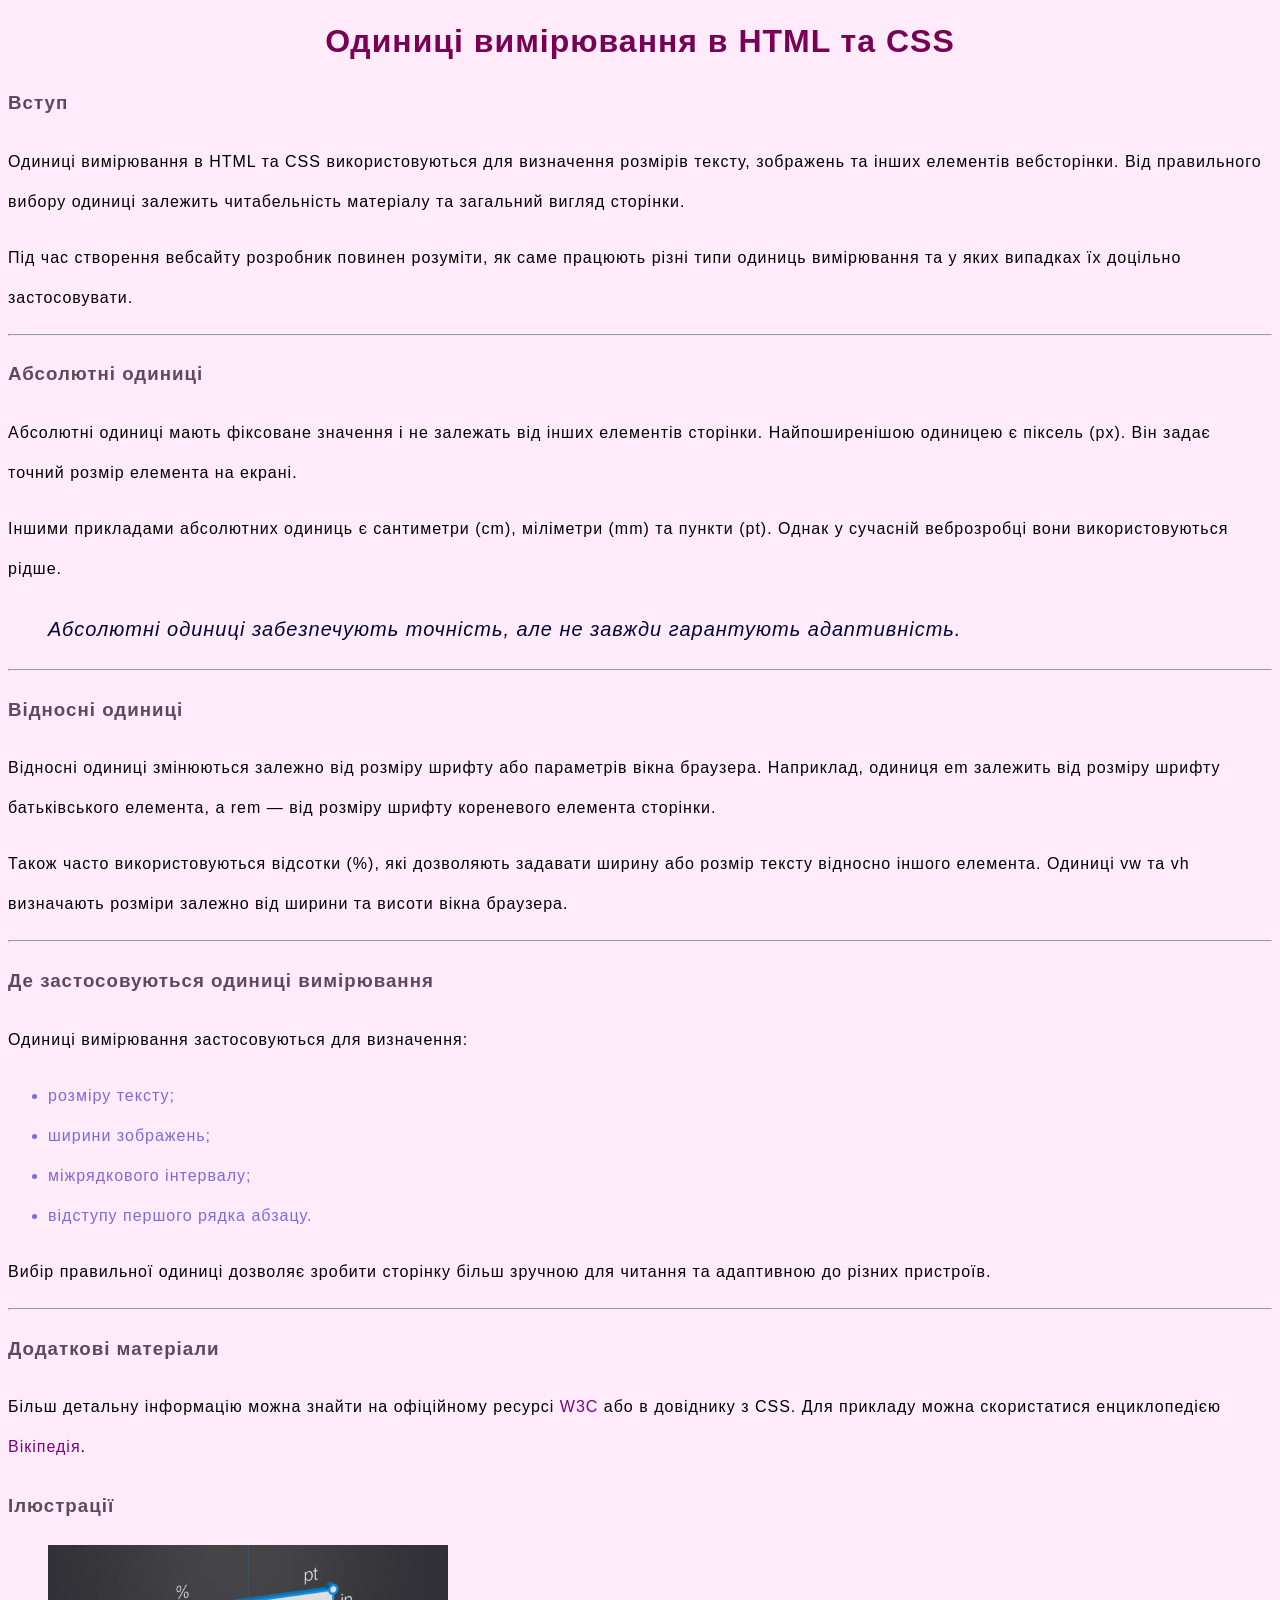
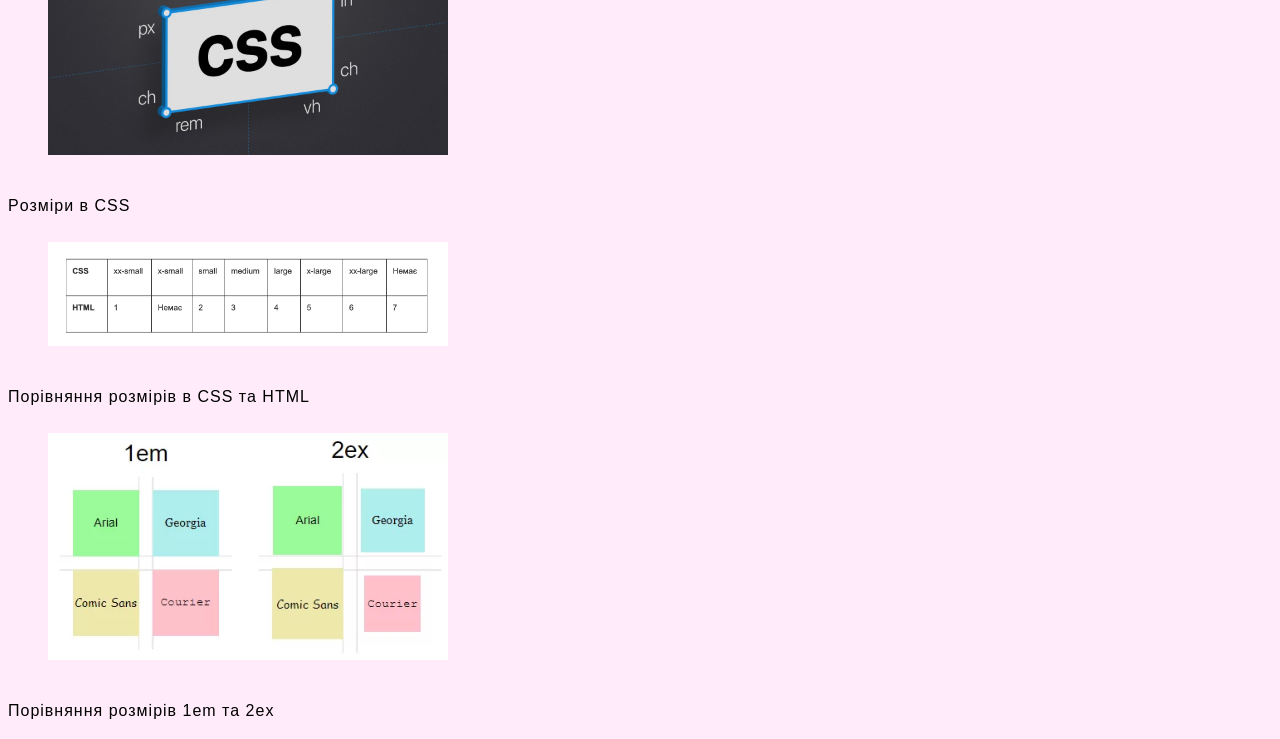
<file: Practical-2-CSS/index.html>
<!-- Горська Ксенія — Практична №2 — CSS-->
<!DOCTYPE html>
<html lang="en">
<head>
    <meta charset="UTF-8">
    <title>Одиниці вимірювання в HTML та CSS</title>
    <link rel="stylesheet" type="text/css" href="style/style.css">
    <style type="text/css">
        h1{
            color: #780055;
            text-align: center;
        }
    </style>
</head>
<body>
<h1>Одиниці вимірювання в HTML та CSS</h1>
<p><h3>Вступ</h3></p>
<p>Одиниці вимірювання в HTML та CSS використовуються для визначення розмірів тексту, зображень та інших елементів вебсторінки. Від правильного вибору одиниці залежить читабельність матеріалу та загальний вигляд сторінки.</p>
<p>Під час створення вебсайту розробник повинен розуміти, як саме працюють різні типи одиниць вимірювання та у яких випадках їх доцільно застосовувати.</p>
<hr>
<p><h3>Абсолютні одиниці</h3></p>
<p>Абсолютні одиниці мають фіксоване значення і не залежать від інших елементів сторінки. Найпоширенішою одиницею є піксель (px). Він задає точний розмір елемента на екрані.</p>
<p>Іншими прикладами абсолютних одиниць є сантиметри (cm), міліметри (mm) та пункти (pt). Однак у сучасній веброзробці вони використовуються рідше.</p>
<blockquote style = "color:#000638; font-size: 20px; font-style: italic">Абсолютні одиниці забезпечують точність, але не завжди гарантують адаптивність.</blockquote>
<hr>
<p><h3>Відносні одиниці</h3></p>
<p>Відносні одиниці змінюються залежно від розміру шрифту або параметрів вікна браузера. Наприклад, одиниця em залежить від розміру шрифту батьківського елемента, а rem — від розміру шрифту кореневого елемента сторінки.</p>
<p>Також часто використовуються відсотки (%), які дозволяють задавати ширину або розмір тексту відносно іншого елемента. Одиниці vw та vh визначають розміри залежно від ширини та висоти вікна браузера.</p>
<hr>
<p><h3>Де застосовуються одиниці вимірювання</h3></p>
Одиниці вимірювання застосовуються для визначення:
<ul><li>розміру тексту;</li>
    <li>ширини зображень;</li>
    <li>міжрядкового інтервалу;</li>
    <li>відступу першого рядка абзацу.</li></ul>


<p>Вибір правильної одиниці дозволяє зробити сторінку більш зручною для читання та адаптивною до різних пристроїв.</p>
<hr>
<p><h3>Додаткові матеріали</h3></p>
<p>Більш детальну інформацію можна знайти на офіційному ресурсі <a href="https://www.w3.org/">W3C</a> або в довіднику з CSS. Для прикладу можна скористатися енциклопедією <a href="https://www.wikipedia.org/">Вікіпедія</a>.</p>

<p><h3>Ілюстрації</h3></p>
<figure><img src="image/1.jpg" width = "400"></figure>
<figcaption>Pозміри в CSS</figcaption>
<figure><img src="image/2.png" width = "400"></figure>
<figcaption>Порівняння розмірів в CSS та HTML</figcaption>
    <figure><img src="image/3.webp" width = "400"></figure>
<figcaption>Порівняння розмірів 1em та 2ex</figcaption>
</body>
</html>
</file>
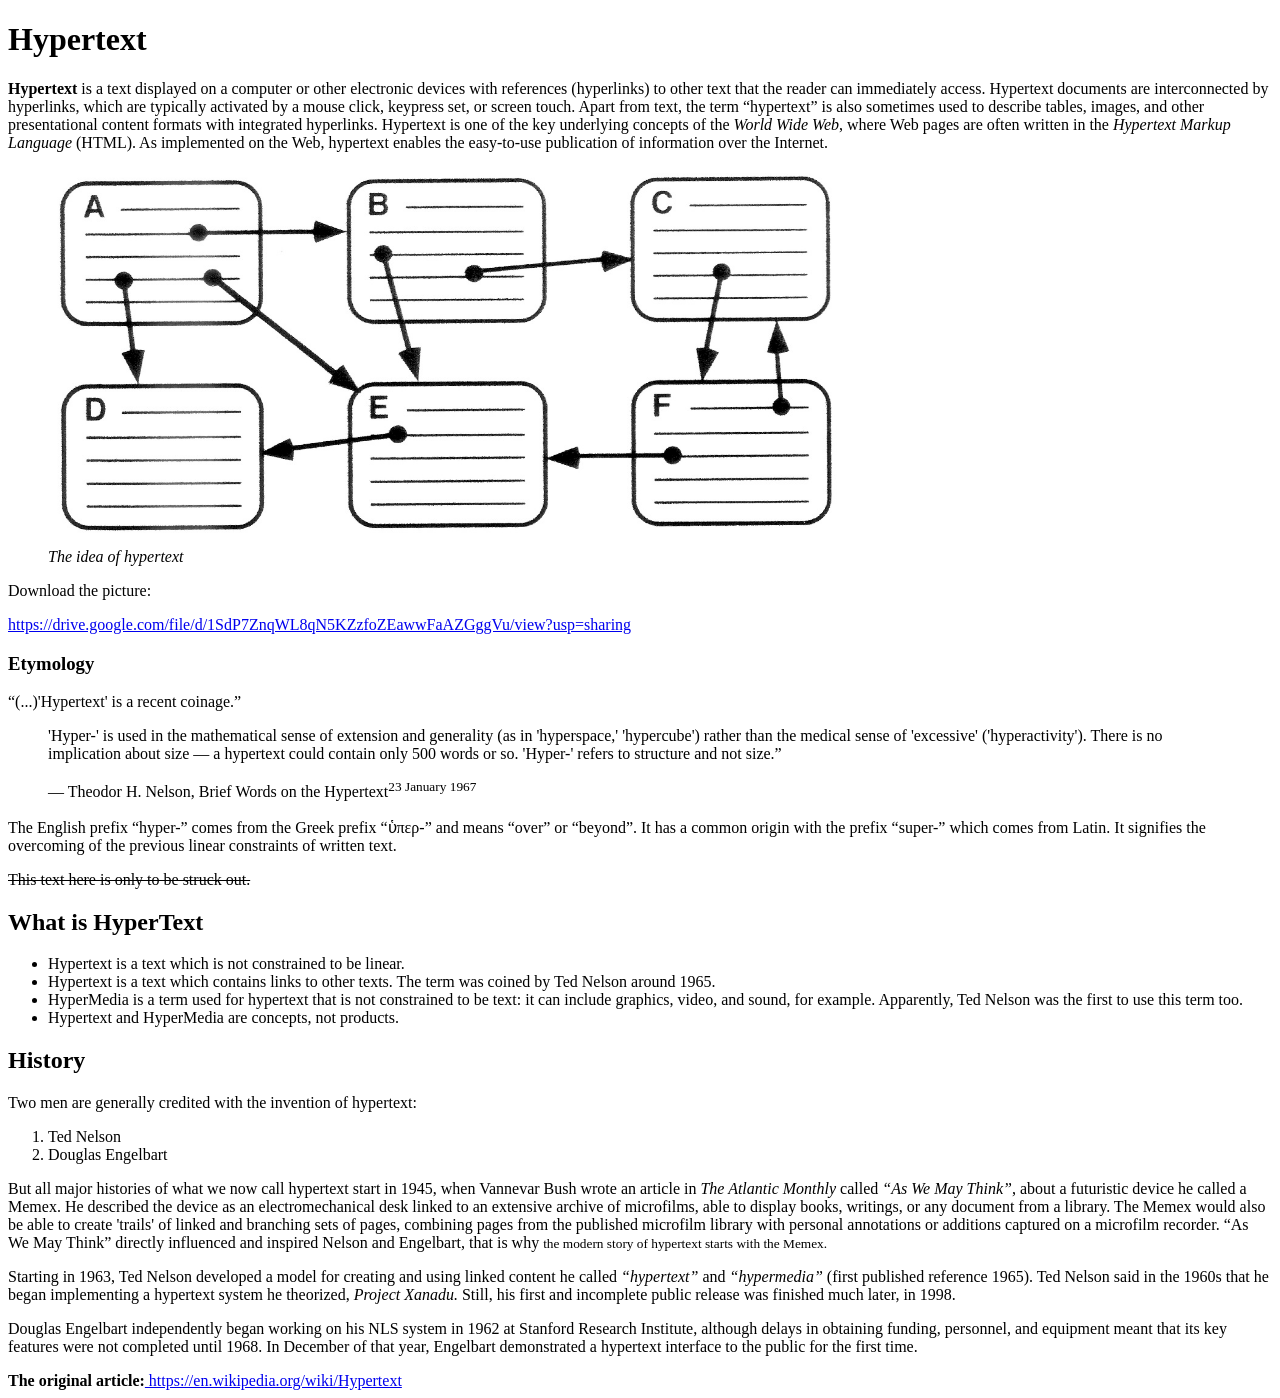
<file: practuchna1/index.html>
<!-- Горська Ксенія — Практика №1 — Верстка тексту -->
<!DOCTYPE html>
<html lang="en">
<head>
    <meta charset="UTF-8">
    <title>Practuchna</title>
</head>
<body>
<h1>Hypertext</h1>
<p><b>Hypertext</b> is a text displayed on a computer or other electronic devices with references
(hyperlinks) to other text that the reader can immediately access. Hypertext documents are
interconnected by hyperlinks, which are typically activated by a mouse click, keypress set, or
screen touch. Apart from text, the term “hypertext” is also sometimes used to describe tables,
images, and other presentational content formats with integrated hyperlinks. Hypertext is one of
the key underlying concepts of the <i>World Wide Web</i>, where Web pages are often written in the
<i>Hypertext Markup Language</i> (HTML). As implemented on the Web, hypertext enables the
    easy-to-use publication of information over the Internet.</p>
<figure><img src="image/1.jpg" width="800"><figcaption><i>The idea of hypertext</i></figcaption></figure>
<p>Download the picture:</p>
    <p><a href="#">https://drive.google.com/file/d/1SdP7ZnqWL8qN5KZzfoZEawwFaAZGggVu/view?usp=sharing</a><p>
<h3>Etymology</h3>
<q>(...)'Hypertext' is a recent coinage.</q><blockquote cite = 'Theodor H. Nelson, Brief Words on the Hypertext'>'Hyper-' is used in the mathematical sense of extension and
generality (as in 'hyperspace,' 'hypercube') rather than the medical sense of 'excessive'
('hyperactivity'). There is no implication about size — a hypertext could contain only 500 words
or so. 'Hyper-' refers to structure and not size.”
<p>— Theodor H. Nelson, Brief Words on the Hypertext<sup>23 January 1967</sup></p></blockquote>

<p>The English prefix “hyper-” comes from the Greek prefix “ὑπερ-” and means “over” or “beyond”.
It has a common origin with the prefix “super-” which comes from Latin. It signifies the
    overcoming of the previous linear constraints of written text.</p>

<p><s>This text here is only to be struck out.</s></p>
<h2>What is HyperText</h2>
<ul><li>Hypertext is a text which is not constrained to be linear.</li>
<li>Hypertext is a text which contains links to other texts. The term was coined by Ted
    Nelson around 1965.</li>
<li>HyperMedia is a term used for hypertext that is not constrained to be text: it can include
graphics, video, and sound, for example. Apparently, Ted Nelson was the first to use this
    term too.</li>
    <li>Hypertext and HyperMedia are concepts, not products.</li>
</ul>
<h2>History</h2>
Two men are generally credited with the invention of hypertext:
<ol><li>Ted Nelson</li>
    <li>Douglas Engelbart</li></ol>
<p>But all major histories of what we now call hypertext start in 1945, when Vannevar Bush wrote
    an article in <i>The Atlantic Monthly</i> called <i>“As We May Think”</i>, about a futuristic device he called a
Memex. He described the device as an electromechanical desk linked to an extensive archive of
microfilms, able to display books, writings, or any document from a library. The Memex would
also be able to create 'trails' of linked and branching sets of pages, combining pages from the
published microfilm library with personal annotations or additions captured on a microfilm
recorder. “As We May Think” directly influenced and inspired Nelson and Engelbart, that is why
    <small>the modern story of hypertext starts with the Memex.</small></p>
<p>Starting in 1963, Ted Nelson developed a model for creating and using linked content he called
<i>“hypertext”</i> and <i>“hypermedia”</i> (first published reference 1965). Ted Nelson said in the 1960s that
he began implementing a hypertext system he theorized, <i>Project Xanadu.</i> Still, his first and
    incomplete public release was finished much later, in 1998.</p>
<p>Douglas Engelbart independently began working on his NLS system in 1962 at Stanford
Research Institute, although delays in obtaining funding, personnel, and equipment meant that
its key features were not completed until 1968. In December of that year, Engelbart
demonstrated a hypertext interface to the public for the first time.</p>
<b>The original article:</b><a href = '#'> https://en.wikipedia.org/wiki/Hypertext</a>
</body>
</html>
</file>
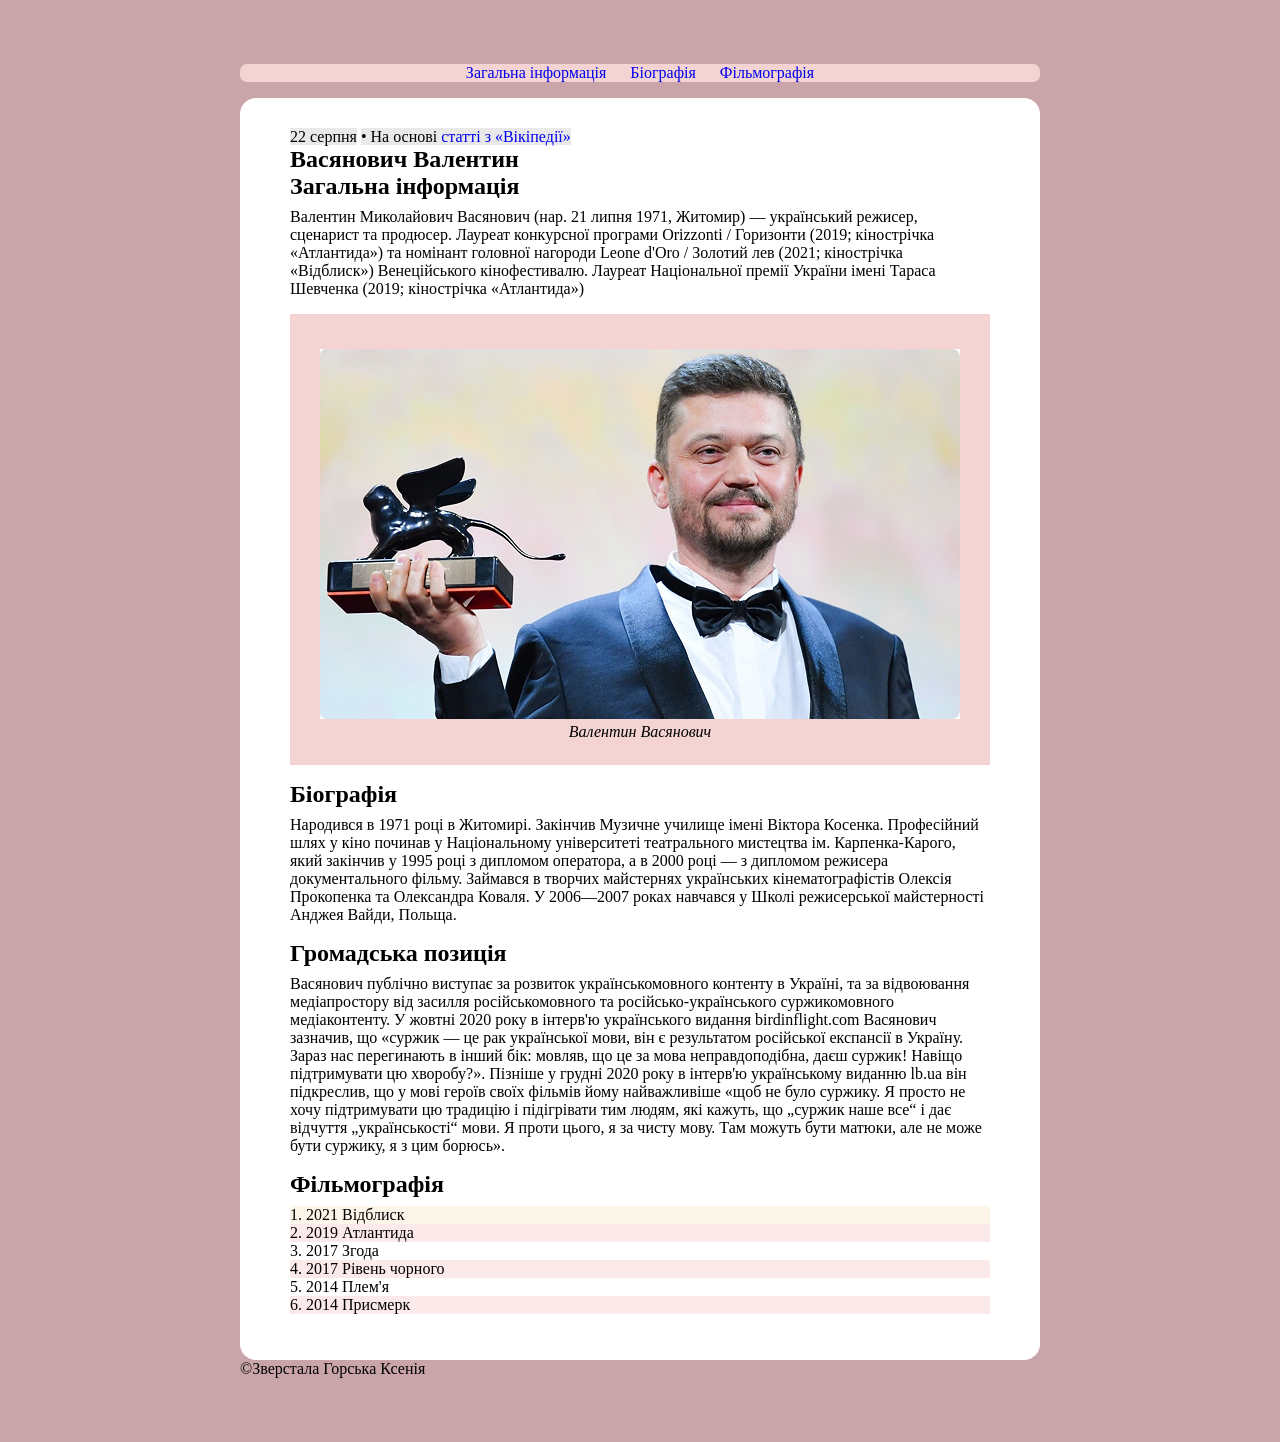
<file: Web-Less7/index.html>
<!DOCTYPE html>
<html lang="en">
<head>
    <meta charset="UTF-8">
    <title>Less 7</title>
    <link rel="stylesheet" type = "text/css" href="style/style.css">
</head>
<body>
<div class="wrapper">
    <nav>
        <ul>
            <li><a href="#">Загальна інформація</a></li>
            <li><a href="#">Біографія</a></li>
            <li><a href="#">Фільмографія</a></li>
        </ul>
    </nav>
    <section>
        <span>22 серпня</span> <span>&bull;</span><span> На основі <a href="#">статті з «Вікіпедії»</a></span>

        <h1>Васянович Валентин</h1>
        <div>
            <h2>Загальна інформація</h2>
            <p>Валентин Миколайович Васянович (нар. 21 липня 1971, Житомир) — український режисер, сценарист та продюсер. Лауреат конкурсної програми Orizzonti / Горизонти (2019; кінострічка «Атлантида») та номінант головної нагороди Leone d'Oro / Золотий лев (2021; кінострічка «Відблиск») Венеційського кінофестивалю.
            Лауреат Національної премії України імені Тараса Шевченка (2019; кінострічка «Атлантида»)</p>
        </div>
        <div class="img">
            <img src="img/1.jpg">
            <figcaption><i>Валентин Васянович</i></figcaption>
        </div>
        <div>
            <h2>Біографія</h2>
            <p>Народився в 1971 році в Житомирі. Закінчив Музичне училище імені Віктора Косенка. Професійний шлях у кіно починав у Національному університеті театрального мистецтва ім. Карпенка-Карого, який закінчив у 1995 році з дипломом оператора, а в 2000 році — з дипломом режисера документального фільму. Займався в творчих майстернях українських кінематографістів Олексія Прокопенка та Олександра Коваля.
                У 2006—2007 роках навчався у Школі режисерської майстерності Анджея Вайди, Польща.</p>
        </div>
        <div>
            <h2>Громадська позиція</h2>
            <p>Васянович публічно виступає за розвиток українськомовного контенту в Україні, та за відвоювання медіапростору від засилля російськомовного та російсько-українського суржикомовного медіаконтенту. У жовтні 2020 року в інтерв'ю українського видання birdinflight.com Васянович зазначив, що «суржик — це рак української мови, він є результатом російської експансії в Україну. Зараз нас перегинають в інший бік: мовляв, що це за мова неправдоподібна, даєш суржик! Навіщо підтримувати цю хворобу?». Пізніше у грудні 2020 року в інтерв'ю українському виданню lb.ua він підкреслив, що у мові героїв своїх фільмів йому найважливіше «щоб не було суржику. Я просто не хочу підтримувати цю традицію і підігрівати тим людям, які кажуть, що „суржик наше все“ і дає відчуття „українськості“ мови.
                Я проти цього, я за чисту мову. Там можуть бути матюки, але не може бути суржику, я з цим борюсь».</p>
        </div>
        <div>
            <h2>Фільмографія</h2>
            <ol>
                <li>1. 2021 Відблиск</li>
                <li>2. 2019 Атлантида</li>
                <li>3. 2017 Згода</li>
                <li>4. 2017 Рівень чорного</li>
                <li>5. 2014 Плем'я</li>
                <li>6. 2014 Присмерк</li>
            </ol>
        </div>
    </section>
    <footer>
        <span>&copy;</span><span>Зверстала Горська Ксенія</span>
    </footer>
</div>
</body>
</html>
</file>
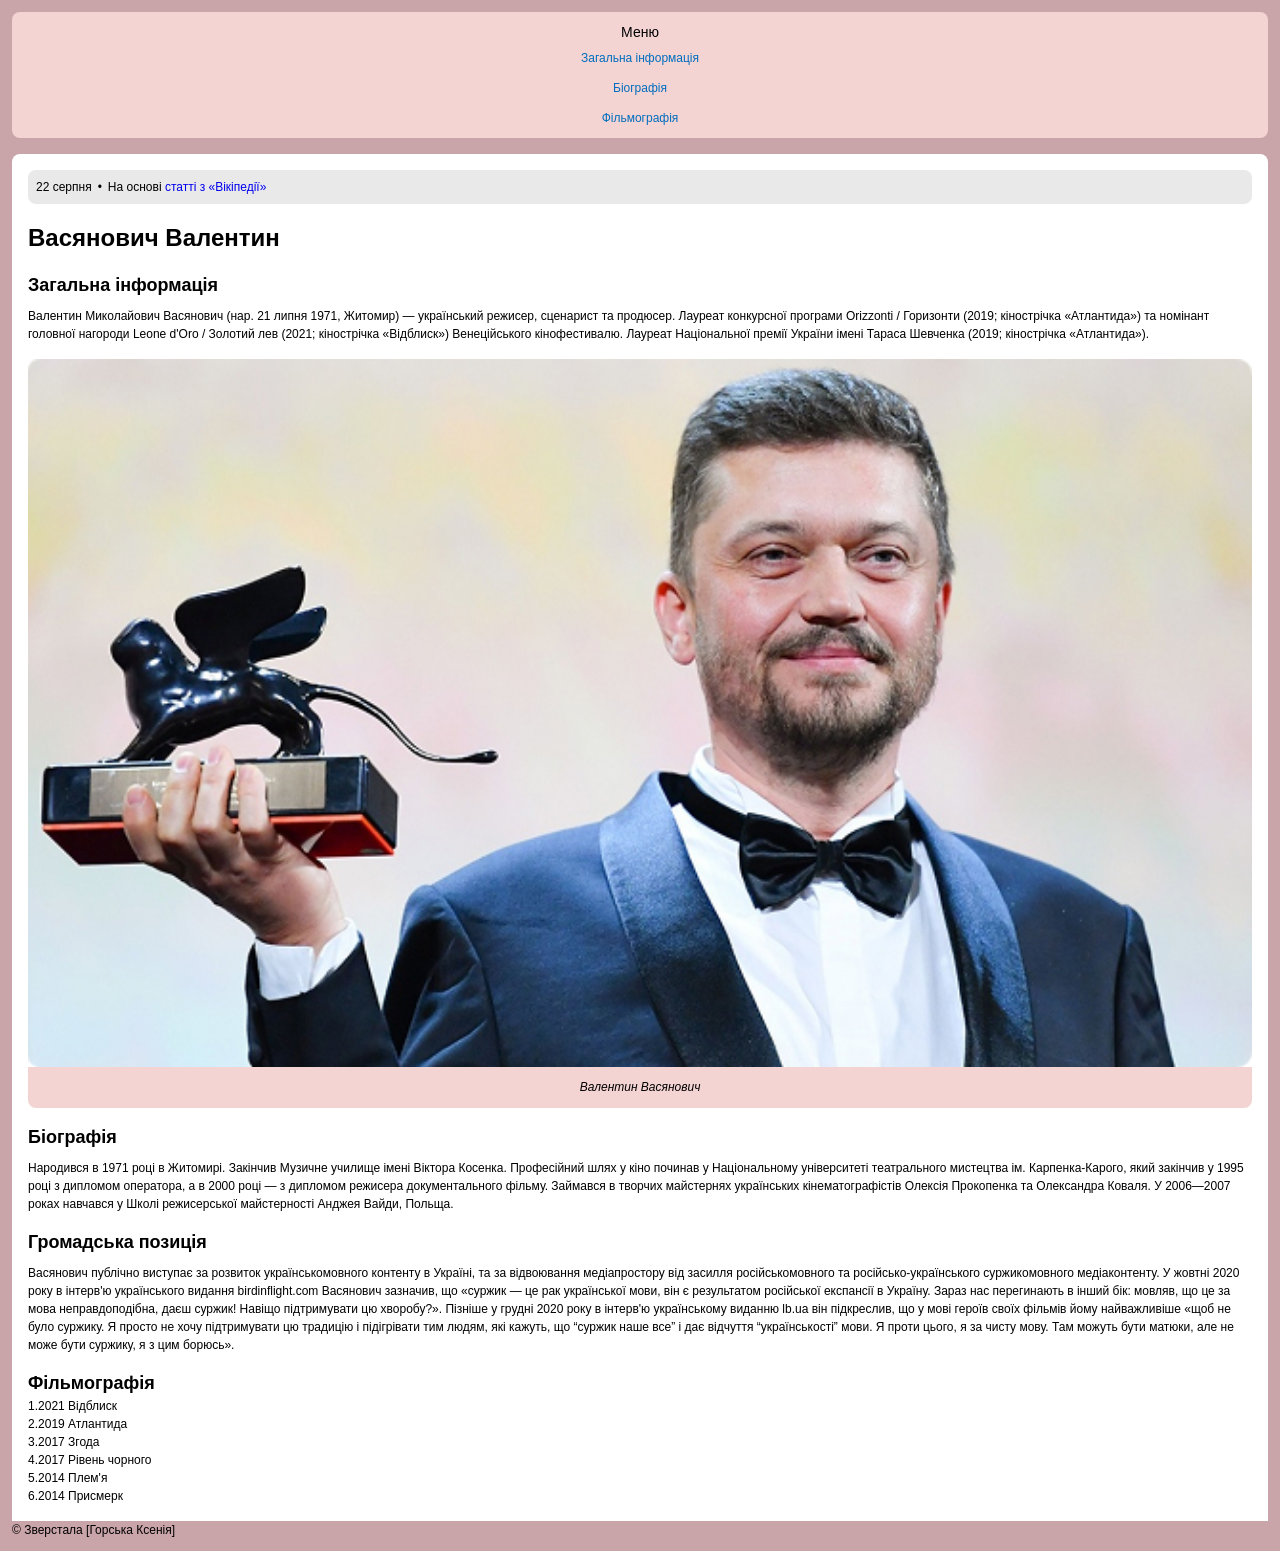
<file: WEB_less11/index.html>
<!DOCTYPE html>
<html lang="en">
<head>
    <link type="text/css" rel="stylesheet" href="style/style.css">
    <meta charset="UTF-8">
    <meta name="viewport" content="width=device-width, initial-scale=1.0">
    <title>Васянович Валентин</title>
</head>
<body>
<div class="wrapper">
    <header>
        <nav>
            <span class="nav-menu">Меню</span>
            <ul class="nav">
                <li><a href = "#">Загальна інформація</a></li>
                <li><a href = "#">Біографія</a></li>
                <li><a href = "#">Фільмографія</a></li>
            </ul>
        </nav>
    </header>
    <main>
        <article class="date">
            <span>22 серпня</span> &bull; <span>На основі <a href = "#">статті з «Вікіпедії»</a></span>
        </article>
        <article class="main">
            <h1>Васянович Валентин</h1>
            <section class="info">
                <h2>Загальна інформація</h2>
                <p>Валентин Миколайович Васянович (нар. 21 липня 1971, Житомир) — український режисер, сценарист та продюсер. Лауреат конкурсної програми Orizzonti / Горизонти (2019; кінострічка «Атлантида») та номінант головної нагороди Leone d'Oro / Золотий лев (2021; кінострічка «Відблиск») Венеційського кінофестивалю. Лауреат Національної премії України імені Тараса Шевченка (2019; кінострічка «Атлантида»).</p>
            </section>
            <figure>
                <img src="image/img1.jpg" alt="Валентин Васянович">
                <figcaption>Валентин Васянович</figcaption>
            </figure>
            <section class="info">
                <h2>Біографія</h2>
                <p>Народився в 1971 році в Житомирі. Закінчив Музичне училище імені Віктора Косенка. Професійний шлях у кіно починав у Національному університеті театрального мистецтва ім. Карпенка-Карого, який закінчив у 1995 році з дипломом оператора, а в 2000 році — з дипломом режисера документального фільму. Займався в творчих майстернях українських кінематографістів Олексія Прокопенка та Олександра Коваля.
                    У 2006—2007 роках навчався у Школі режисерської майстерності Анджея Вайди, Польща.</p>
            </section>
            <section class="info">
                <h2>Громадська позиція</h2>
                <p>Васянович публічно виступає за розвиток українськомовного контенту в Україні, та за відвоювання медіапростору від засилля російськомовного та російсько-українського суржикомовного медіаконтенту. У жовтні 2020 року в інтерв'ю українського видання birdinflight.com Васянович зазначив, що «суржик — це рак української мови, він є результатом російської експансії в Україну. Зараз нас перегинають в інший бік: мовляв, що це за мова неправдоподібна, даєш суржик! Навіщо підтримувати цю хворобу?». Пізніше у грудні 2020 року в інтерв'ю українському виданню lb.ua він підкреслив, що у мові героїв своїх фільмів йому найважливіше «щоб не було суржику. Я просто не хочу підтримувати цю традицію і підігрівати тим людям, які кажуть, що “суржик наше все” і дає відчуття “українськості” мови. Я проти цього, я за чисту мову. Там можуть бути матюки, але не може бути суржику, я з цим борюсь».</p>
            </section>
            <section class="movie">
                <h2>Фільмографія</h2>
                <ol>
                    <li>2021 Відблиск</li>
                    <li>2019 Атлантида</li>
                    <li>2017 Згода</li>
                    <li>2017 Рівень чорного</li>
                    <li>2014 Плем'я</li>
                    <li>2014 Присмерк</li>
                </ol>
            </section>
        </article>
    </main>
    <footer>
        &copy; <span>Зверстала [Горська Ксенія]</span>
    </footer>
</div>
</body>
</html>
</file>
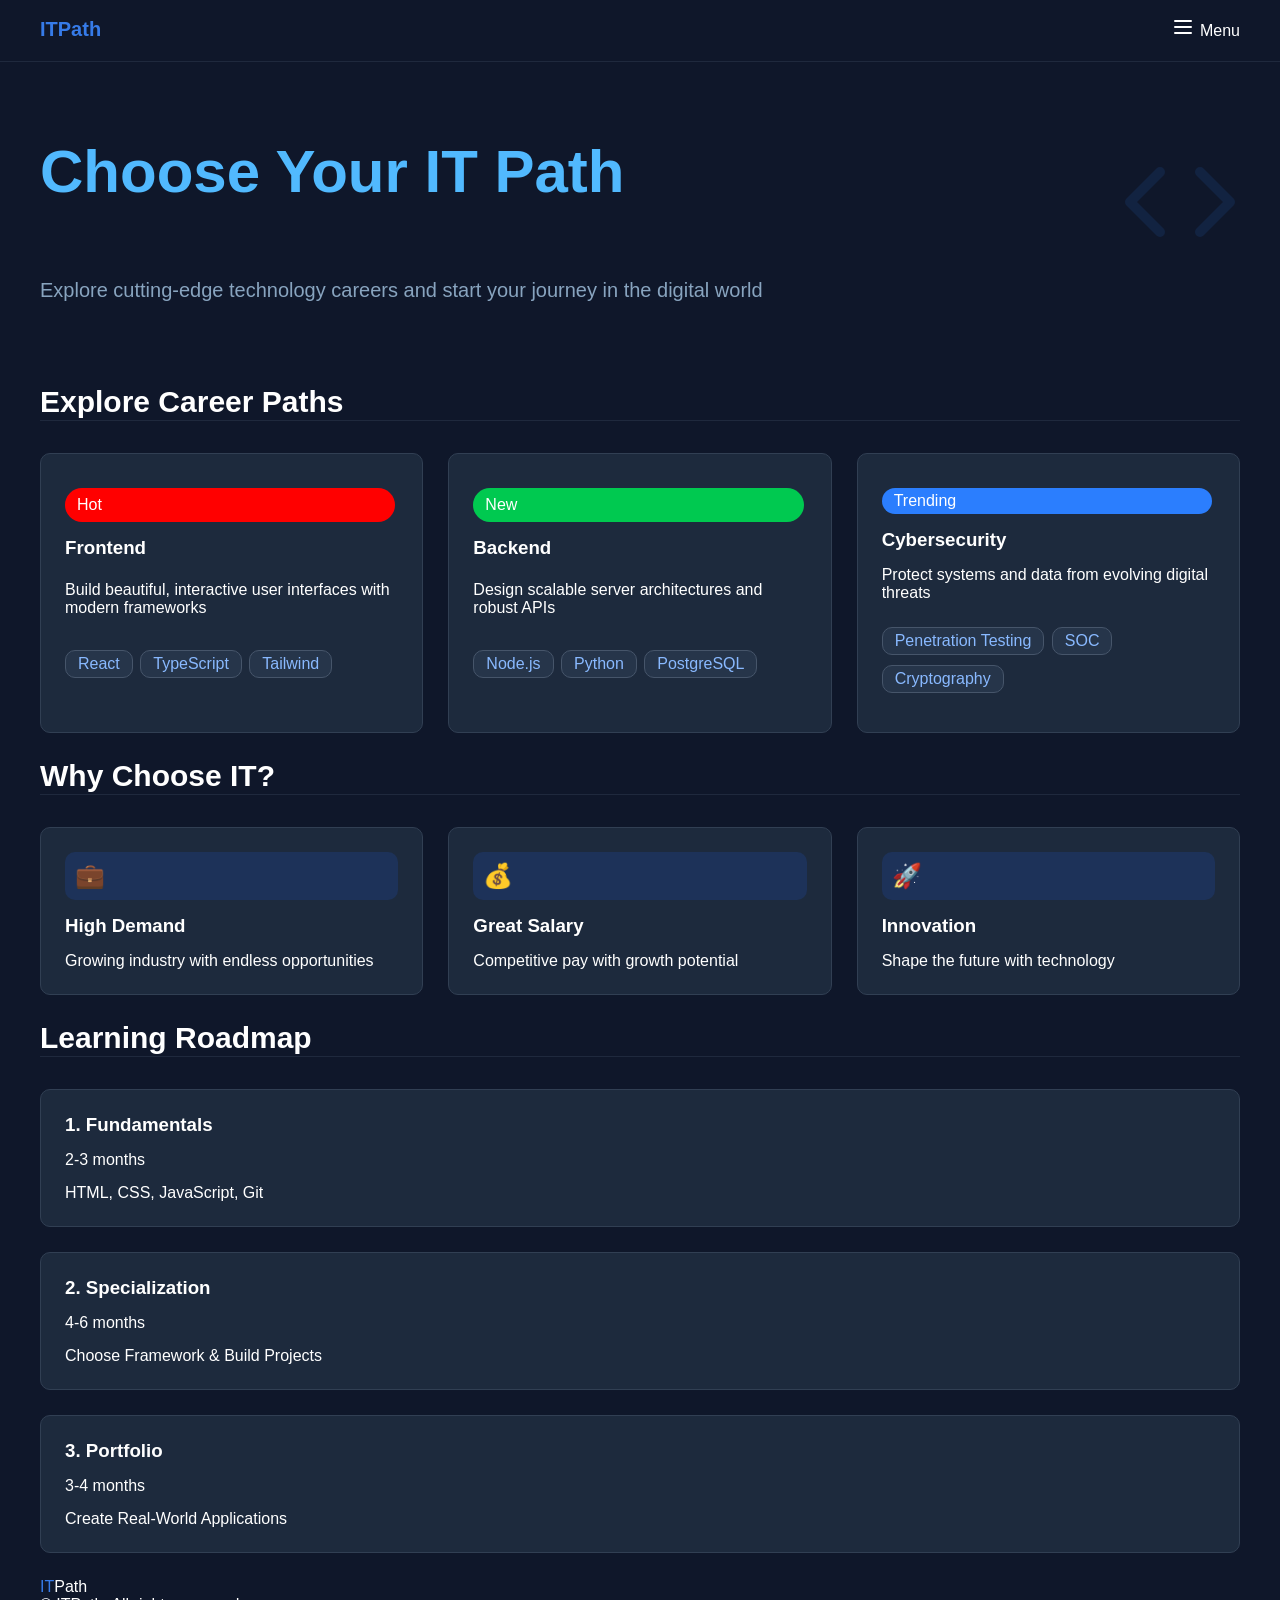
<file: WEB_less13/index.html>
<!DOCTYPE html>
<html lang="en">
<head>
    <meta charset="UTF-8">
    <title>IT path</title>
    <link type="text/css" rel="stylesheet" href="style/style.css">
    <meta name="viewport" content="width=device-width, initial-scale=1.0">
</head>
<body>
<header>
    <div class="wrapper">
        <span class = "logo">ITPath</span>
        <nav>
            <ul class="nav">
                <li><a href = "#"><svg xmlns="http://www.w3.org/2000/svg" width="24" height="24" viewBox="0 0 24 24" fill="none" stroke="currentColor" stroke-width="2" stroke-linecap="round" stroke-linejoin="round" class="lucide lucide-menu"><line x1="4" x2="20" y1="12" y2="12"></line><line x1="4" x2="20" y1="6" y2="6"></line><line x1="4" x2="20" y1="18" y2="18"></line></svg></a></li>
                <li><a href="#">Menu</a></li>
            </ul>
        </nav>
    </div>
</header>
<main class="wrapper">
    <div class="head">
        <div class="elements">
            <h1>Choose Your IT Path</h1>
            <span><svg xmlns="http://www.w3.org/2000/svg" width="120" height="120" viewBox="0 0 24 24" fill="none" stroke="currentColor" stroke-width="2" stroke-linecap="round" stroke-linejoin="round" class="lucide lucide-code text-blue-500"><polyline points="16 18 22 12 16 6"></polyline><polyline points="8 6 2 12 8 18"></polyline></svg></span>
        </div>
        <p>Explore cutting-edge technology careers and start your journey in the digital world</p>
    </div>
    <section class="career">
        <h2>Explore Career Paths</h2>
        <div class="all-car">
            <div class = "card">
                <span class="popular1">Hot</span>
                <h3>Frontend</h3>
                <p>Build beautiful, interactive user interfaces with modern frameworks</p>
                <div class="tags">
                    <span>React</span>
                    <span>TypeScript</span>
                    <span>Tailwind</span>
                </div>
            </div>
            <div class = "card">
                <span class="popular2">New</span>
                <h3>Backend</h3>
                <p>Design scalable server architectures and robust APIs</p>
                <div class="tags">
                    <span>Node.js</span>
                    <span>Python</span>
                    <span>PostgreSQL</span>
                </div>
            </div>
            <div class = "card">
                <span class="popular3">Trending</span>
                <h3>Cybersecurity</h3>
                <p>Protect systems and data from evolving digital threats</p>
                <div class="tags">
                    <span>Penetration Testing</span>
                    <span>SOC</span>
                    <span>Cryptography</span>
                </div>
            </div>
        </div>
    </section>
    <section class="reasons">
        <h2>Why Choose IT?</h2>
        <div class = "all-res">
            <div class="card-res">
                <span>💼</span>
                <h3>High Demand</h3>
                <p>Growing industry with endless opportunities</p>
            </div>
            <div class="card-res">
                <span>💰</span>
                <h3>Great Salary</h3>
                <p>Competitive pay with growth potential</p>
            </div>
            <div class="card-res">
                <span>🚀</span>
                <h3>Innovation</h3>
                <p>Shape the future with technology</p>
            </div>
        </div>
    </section>
    <section class="learn">
        <h2>Learning Roadmap</h2>
        <div class="all-roadmap">
            <div class="card-roadmap">
                <h3>1. Fundamentals</h3>
                <span class="time">2-3 months</span>
                <p>HTML, CSS, JavaScript, Git</p>
            </div>
            <div class="card-roadmap">
                <h3>2. Specialization</h3>
                <span class="time">4-6 months</span>
                <p>Choose Framework & Build Projects</p>
            </div>
            <div class="card-roadmap">
                <h3>3. Portfolio</h3>
                <span class="time">3-4 months</span>
                <p>Create Real-World Applications</p>
            </div>
        </div>
    </section>
</main>
<footer class = "wrapper">
    <span class = "logo">IT</span><span>Path</span>
    <p>&copy; ITPath. All rights reserved.</p>
</footer>
</body>
</html>
</file>
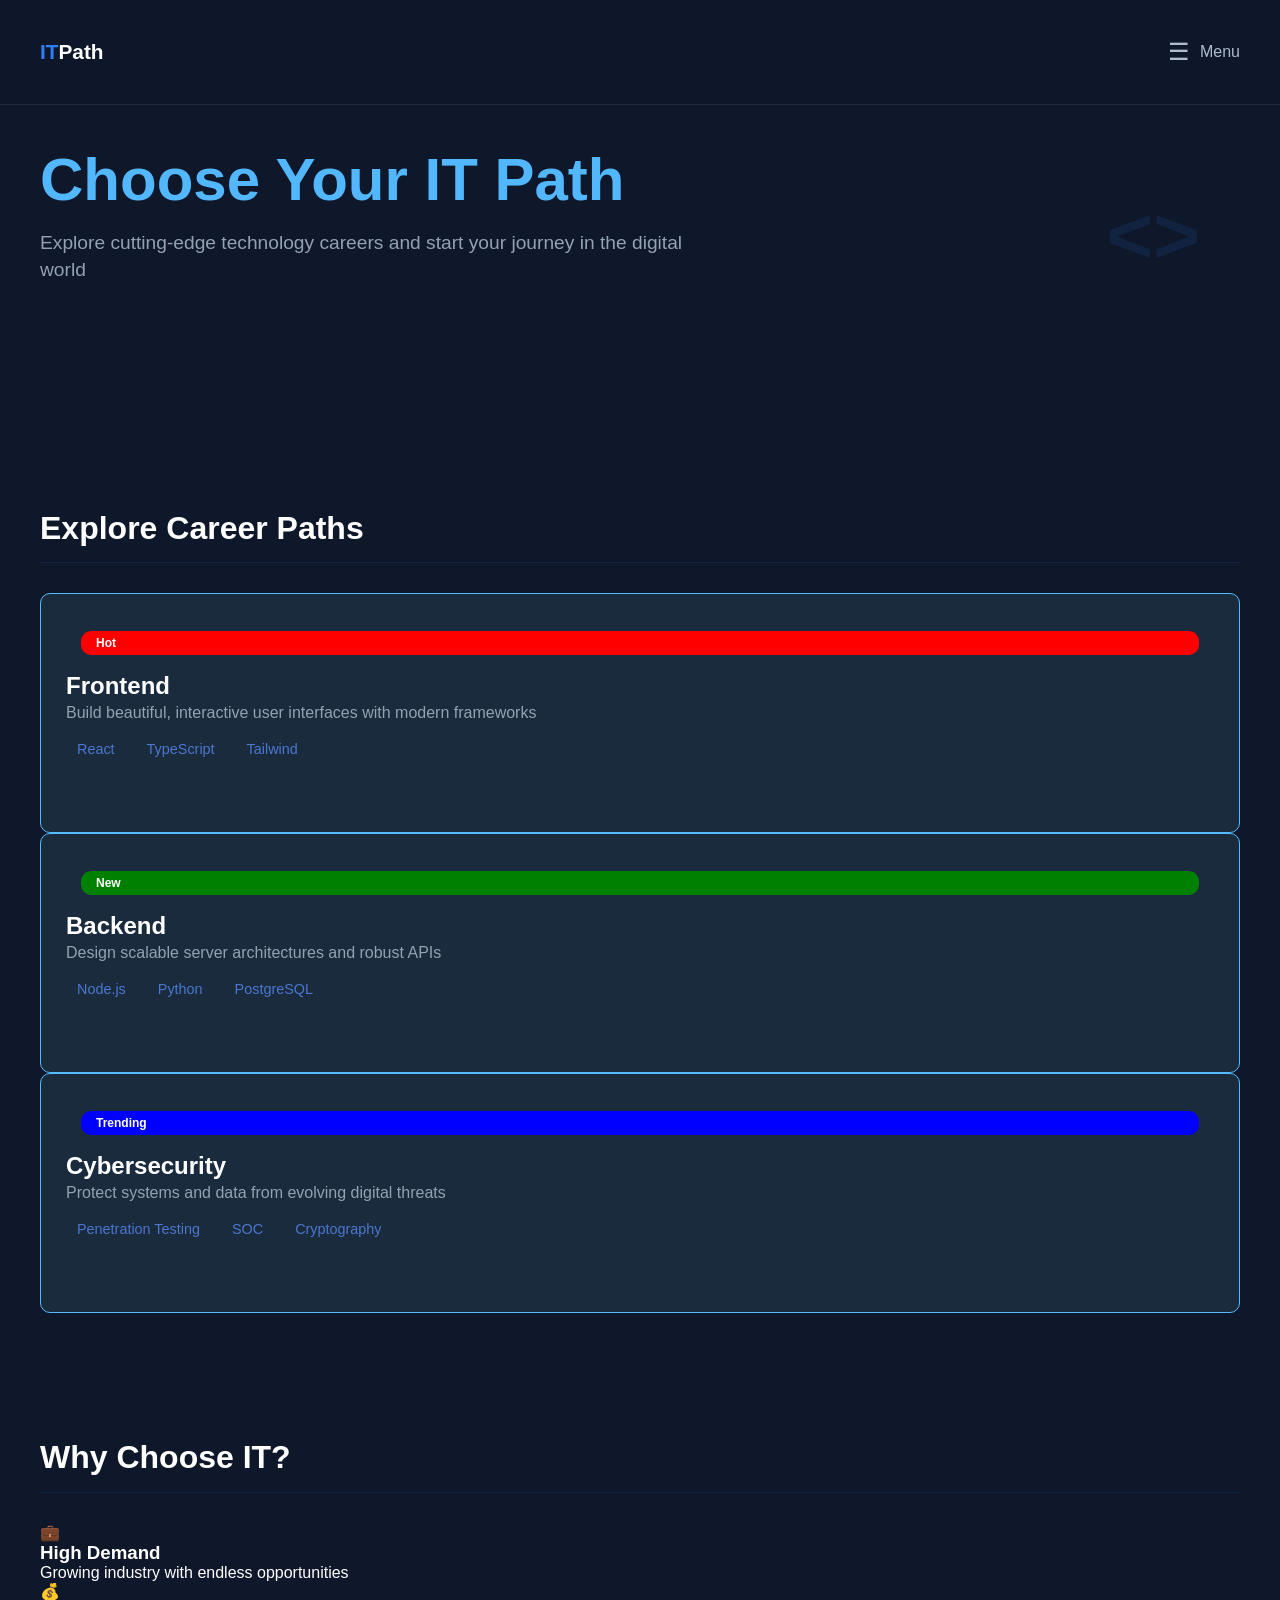
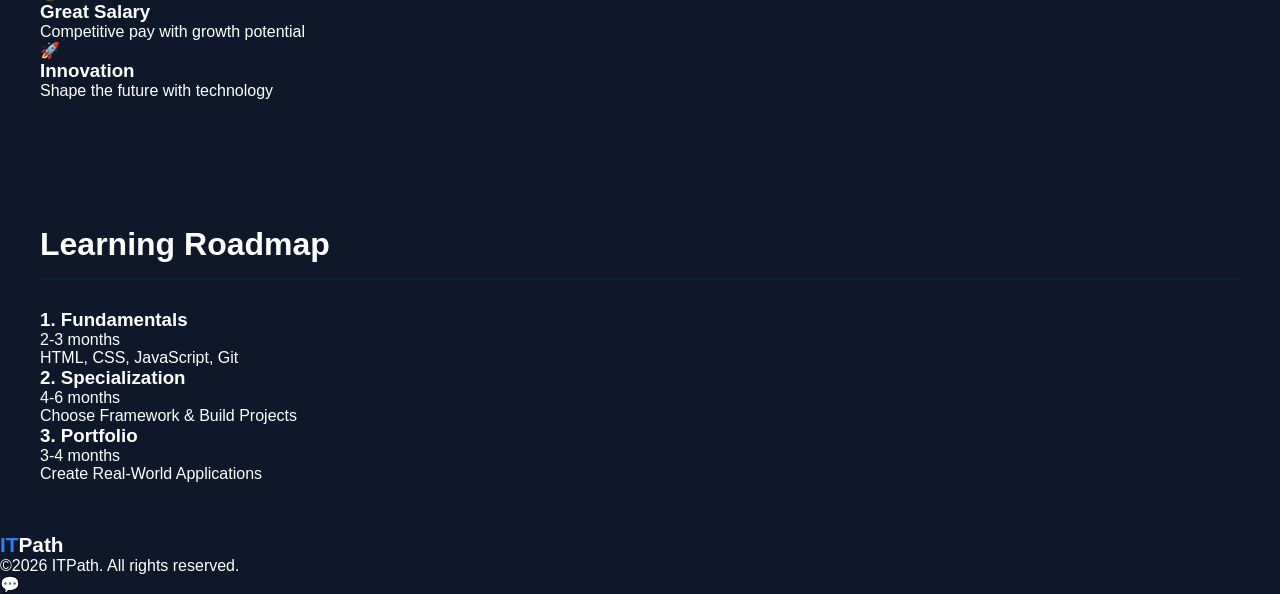
<file: WEB_less14/index.html>
<!DOCTYPE html>
<html lang="en">
<head>
    <meta charset="UTF-8">
    <meta name="viewport" content="width=device-width, initial-scale=1.0">
    <link rel="stylesheet" href="style/style.css" type="text/css">
    <title>ITPath</title>
</head>
<body>
<header>
    <div class = "wrapper header-content">
        <div class="logo">
            <span>IT</span>Path
        </div>
        <nav class="menu">
            <span class="menu-icon">☰</span>
            <span>Menu</span>
        </nav>
    </div>
</header>
<main>
    <section class="hero-section">
        <div class="wrapper hero-content">
            <article class="hero-text">
                <h1>Choose Your IT Path</h1>
                <p>Explore cutting-edge technology careers and start your journey in the digital world</p>
            </article>
            <div class="code-icon">&lt;&gt;</div>
        </div>
    </section>
    <section class="career-section">
        <div class="wrapper">
            <div class="wrapper">
                <h2 class = "section-title">Explore Career Paths</h2>
                <div class="card-list">
                    <article class="career-card">
                        <span class="bage bagered">Hot</span>
                        <h3>Frontend</h3>
                        <p>Build beautiful, interactive user interfaces with modern frameworks</p>
                        <div class="tags">
                            <span>React</span>
                            <span>TypeScript</span>
                            <span>Tailwind</span>
                        </div>
                    </article>
                    <article class="career-card">
                        <span class="bage bagegreen">New</span>
                        <h3>Backend</h3>
                        <p>Design scalable server architectures and robust APIs</p>
                        <div class="tags">
                            <span>Node.js</span>
                            <span>Python</span>
                            <span>PostgreSQL</span>
                        </div>
                    </article>
                    <article class="career-card">
                        <span class="bage bageblue">Trending</span>
                        <h3>Cybersecurity</h3>
                        <p>Protect systems and data from evolving digital threats</p>
                        <div class="tags">
                            <span>Penetration Testing</span>
                            <span>SOC</span>
                            <span>Cryptography</span>
                        </div>
                    </article>
                </div>
            </div>
    </section>
    <section class="benefits-section">
        <div class="wrapper">
            <h2 class = "section-title">Why Choose IT?</h2>
            <div class="benefits-list">
                <article class="benefit-card">
                    <span class="benefit-icon">💼</span>
                    <h3>High Demand</h3>
                    <p>Growing industry with endless opportunities</p>
                </article>
                <article class="benefit-card">
                    <span class="benefit-icon">💰</span>
                    <h3>Great Salary</h3>
                    <p>Competitive pay with growth potential</p>
                </article>
                <article class="benefit-card">
                    <span class="benefit-icon">🚀</span>
                    <h3>Innovation</h3>
                    <p>Shape the future with technology</p>
                </article>
            </div>
        </div>
    </section>
    <section class="roadmap-section">
        <div class="wrapper">
            <h2 class = "section-title">Learning Roadmap</h2>
            <div class="roadmap-list">
                <article class="roadmap-card">
                    <span class="roadmap-circle"></span>
                    <div class="roadmap-content">
                        <div class="content-top">
                            <h3>1. Fundamentals</h3>
                            <span>2-3 months</span>
                        </div>
                        <p>HTML, CSS, JavaScript, Git</p>
                    </div>
                </article>
                <article class="roadmap-card">
                    <span class="roadmap-circle"></span>
                    <div class="roadmap-content">
                        <div class="content-top">
                            <h3>2. Specialization</h3>
                            <span>4-6 months</span>
                        </div>
                        <p>Choose Framework & Build Projects</p>
                    </div>
                </article>
                <article class="roadmap-card">
                    <span class="roadmap-circle"></span>
                    <div class="roadmap-content">
                        <div class="content-top">
                            <h3>3. Portfolio</h3>
                            <span>3-4 months</span>
                        </div>
                        <p>Create Real-World Applications</p>
                    </div>
                </article>
            </div>
        </div>
    </section>
</main>
<footer>
    <div class="logo">
        <span>IT</span>Path
    </div>
    <p>&copy;2026 ITPath. All rights reserved.</p>
</footer>
<a href="#">💬</a>
</body>
</html>
</file>
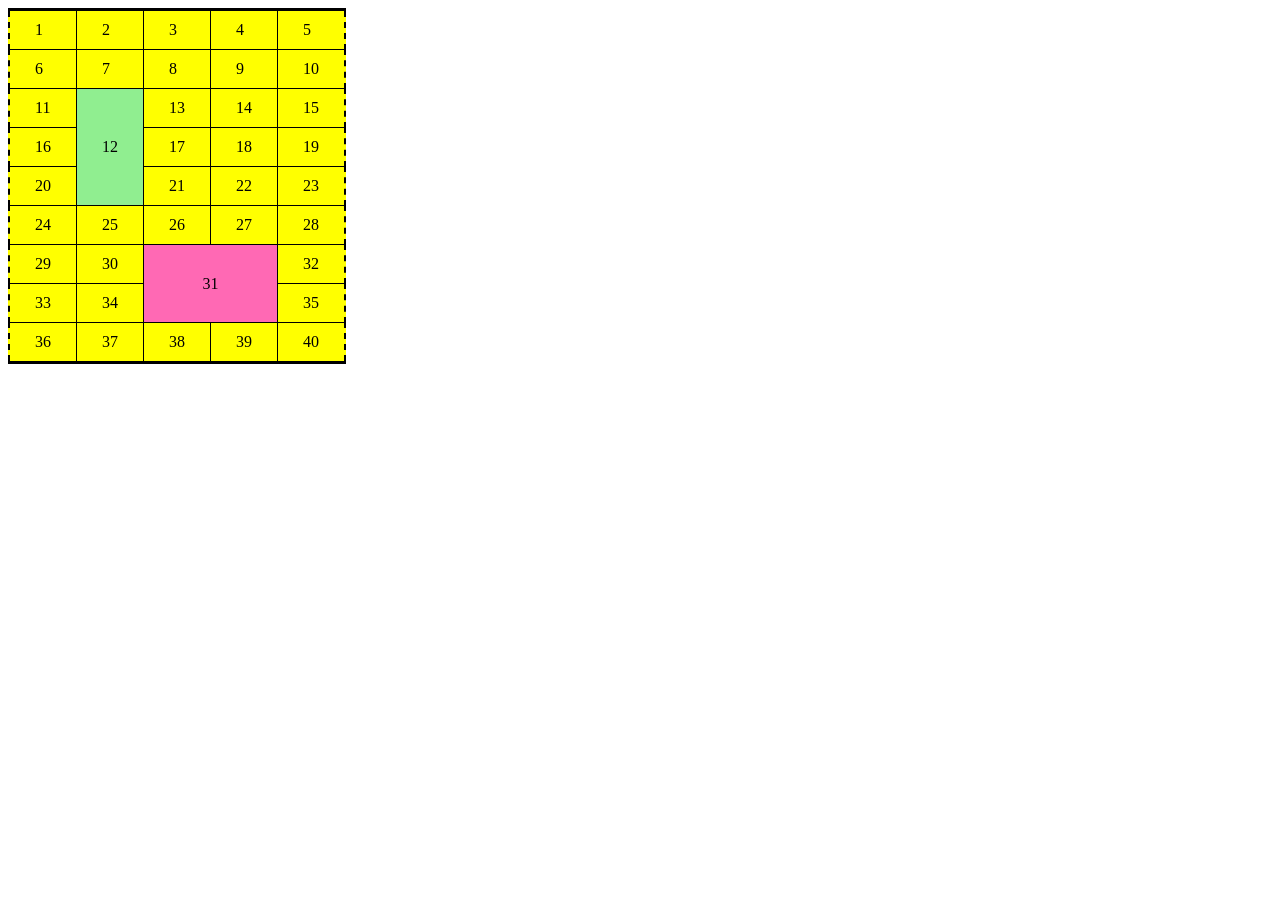
<file: Web_less3/index.html>
<!DOCTYPE html>
<html lang="en">
<head>
    <meta charset="UTF-8">
    <link rel="stylesheet" href="style/style.css">
    <title>Title</title>
</head>
<body>
<table>
    <tr>
        <td>1</td>
        <td>2</td>
        <td>3</td>
        <td>4</td>
        <td>5</td>
    </tr>
    <tr>
        <td>6</td>
        <td>7</td>
        <td>8</td>
        <td>9</td>
        <td>10</td>
    </tr>
    <tr>
        <td>11</td>
        <td rowspan="3" style="background: lightgreen">12</td>
        <td>13</td>
        <td>14</td>
        <td>15</td>
    </tr>
    <tr>
        <td>16</td>
        <td>17</td>
        <td>18</td>
        <td>19</td>
    </tr>
    <tr>
        <td>20</td>
        <td>21</td>
        <td>22</td>
        <td>23</td>
    </tr>
    <tr>
        <td>24</td>
        <td>25</td>
        <td>26</td>
        <td>27</td>
        <td>28</td>
    </tr>
    <tr>
        <td>29</td>
        <td>30</td>
        <td colspan="2" rowspan="2" style = "background: hotpink; text-align: center">31</td>
        <td>32</td>
    </tr>
    <tr>
        <td>33</td>
        <td>34</td>
        <td>35</td>
    </tr>
    <tr>
        <td>36</td>
        <td>37</td>
        <td>38</td>
        <td>39</td>
        <td>40</td>
    </tr>
</table>
</body>
</html>
</file>
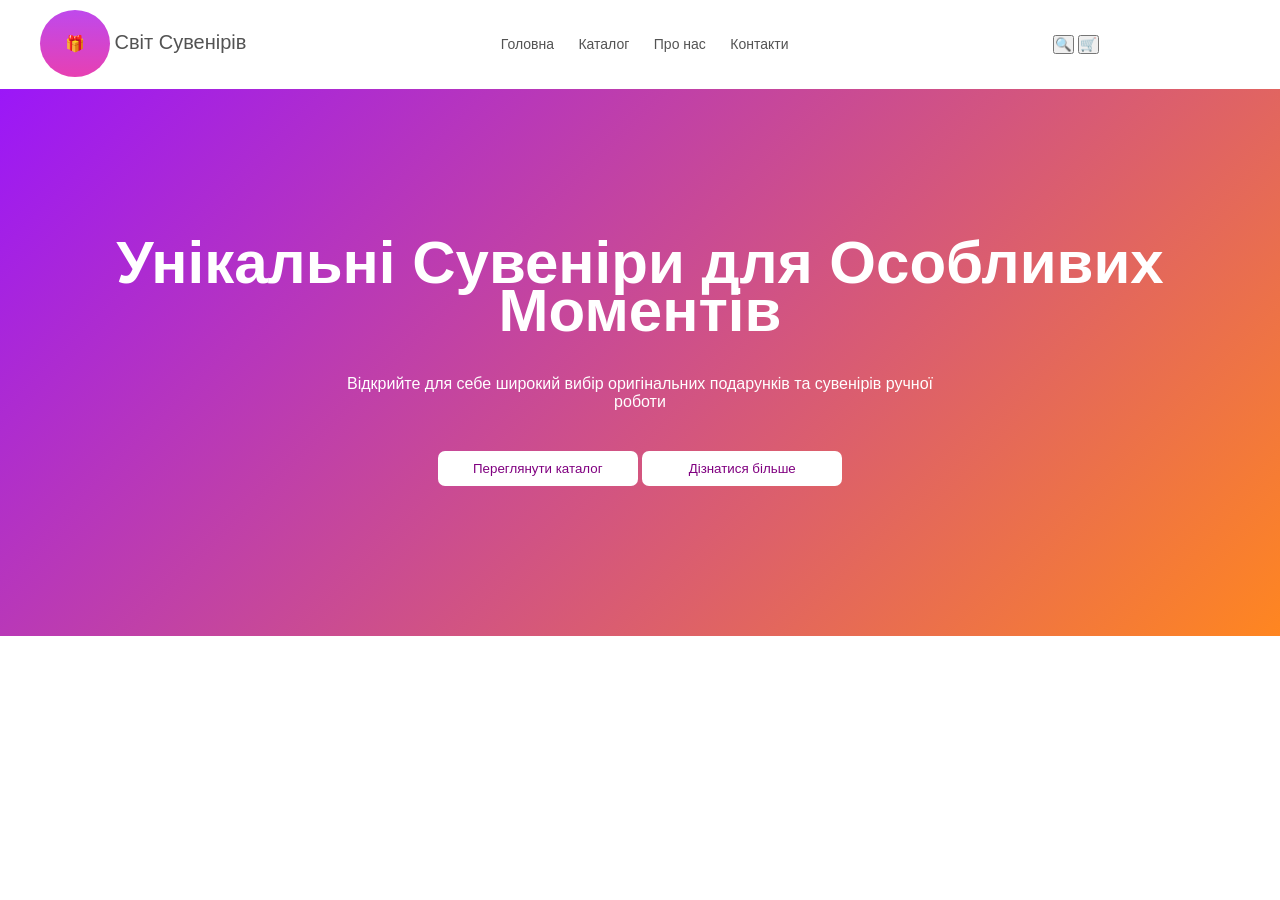
<file: Web_less4/index.html>
<!DOCTYPE html>
<html lang="en">
<head>
    <meta charset="UTF-8">
    <title>Світ сувенірів</title>
    <link rel="stylesheet" href="style/style.css">
</head>
<body>
<header>
    <div class = "wrapper">
        <div class="logo">
            <a href="#">
                <span class = "logo-img">🎁</span>
                <span class = "logo-text">Світ Сувенірів</span>
            </a>
        </div>
        <nav>
            <ul>
                <li><a href = "#">Головна</a></li>
                <li><a href = "#">Каталог</a></li>
                <li><a href = "#">Про нас</a></li>
                <li><a href = "#">Контакти</a></li>
            </ul>
        </nav>
        <div class="header-button">
            <button>🔍</button>
            <button>🛒</button>
        </div>
    </div>
</header>
<main>
    <div class = "wrapper">
        <section class = "main-top">
            <h1>Унікальні Сувеніри для Особливих Моментів</h1>
            <p>Відкрийте для себе широкий вибір оригінальних подарунків та сувенірів ручної<br> роботи</p>
        </section>
        <section class = "main-bottom">
            <button>Переглянути каталог</button>
            <button>Дізнатися більше</button>
        </section>
    </div>
</main>
</body>
</html>
</file>
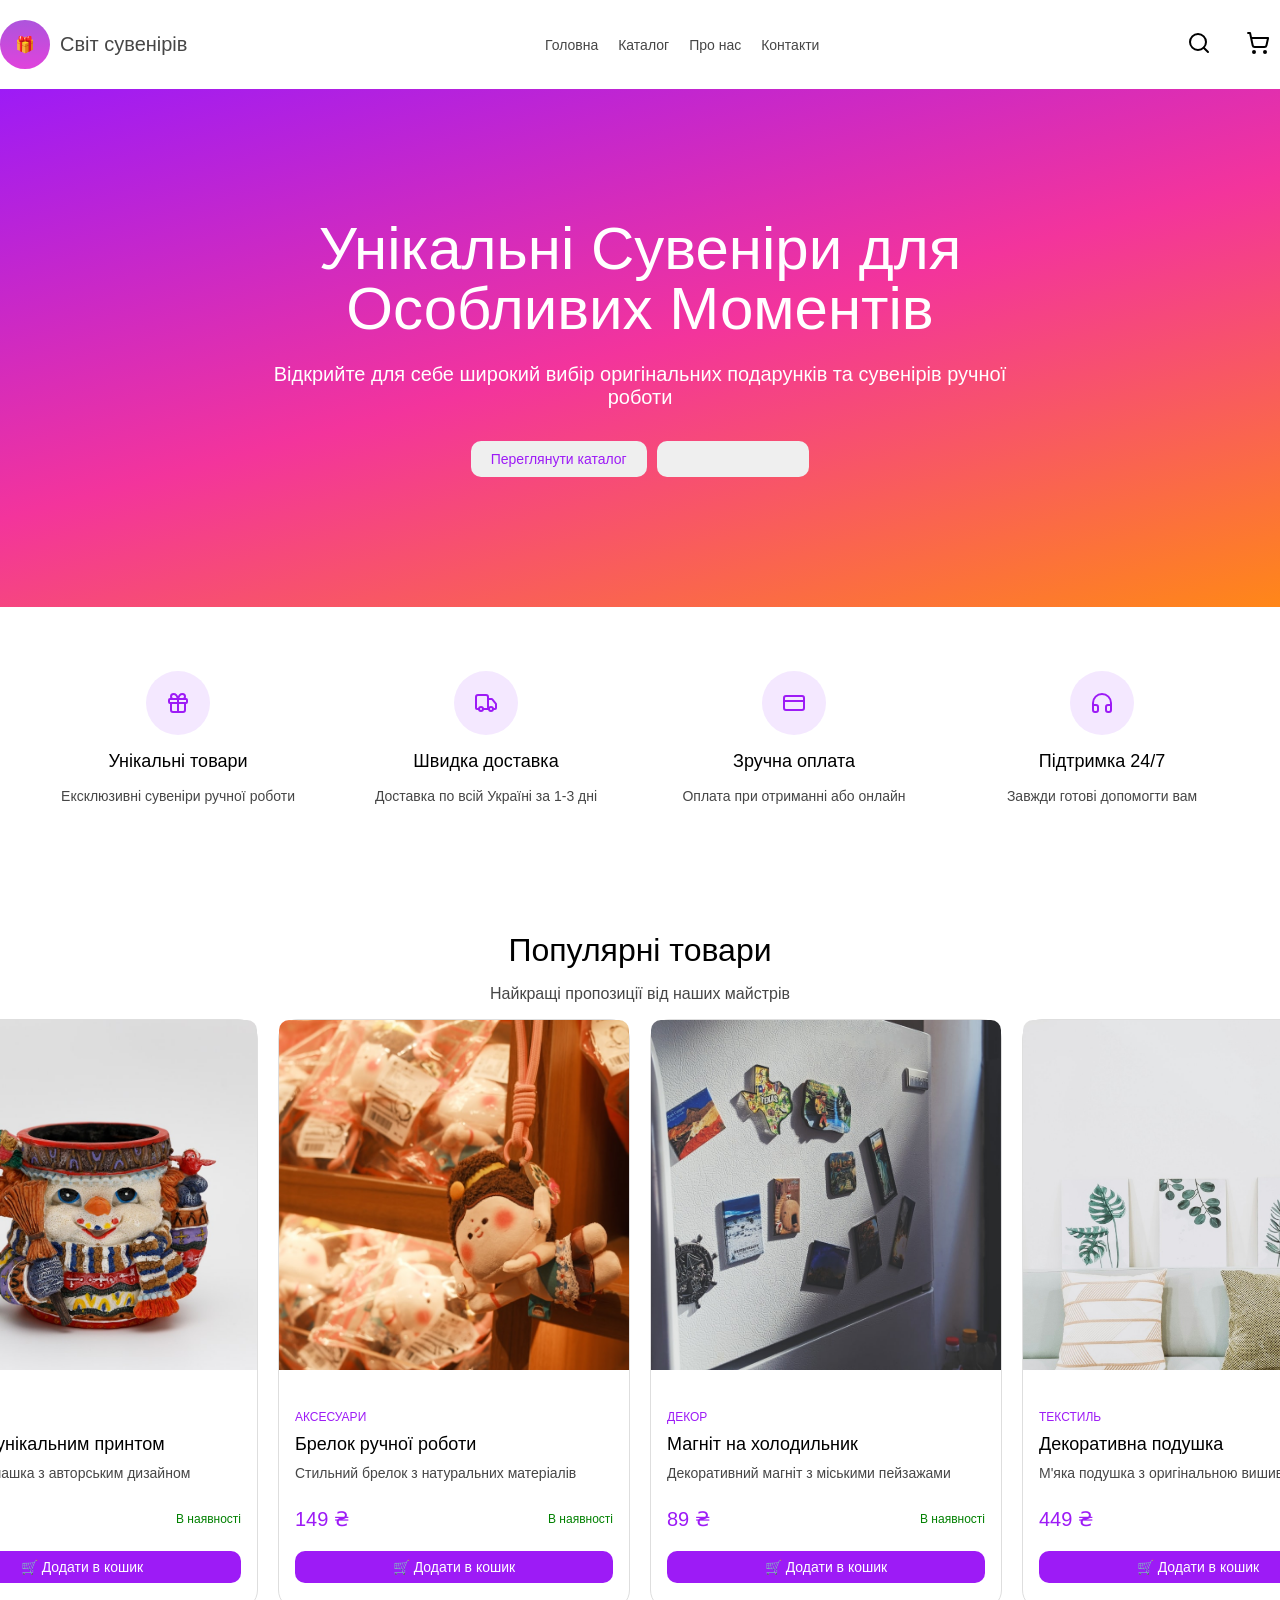
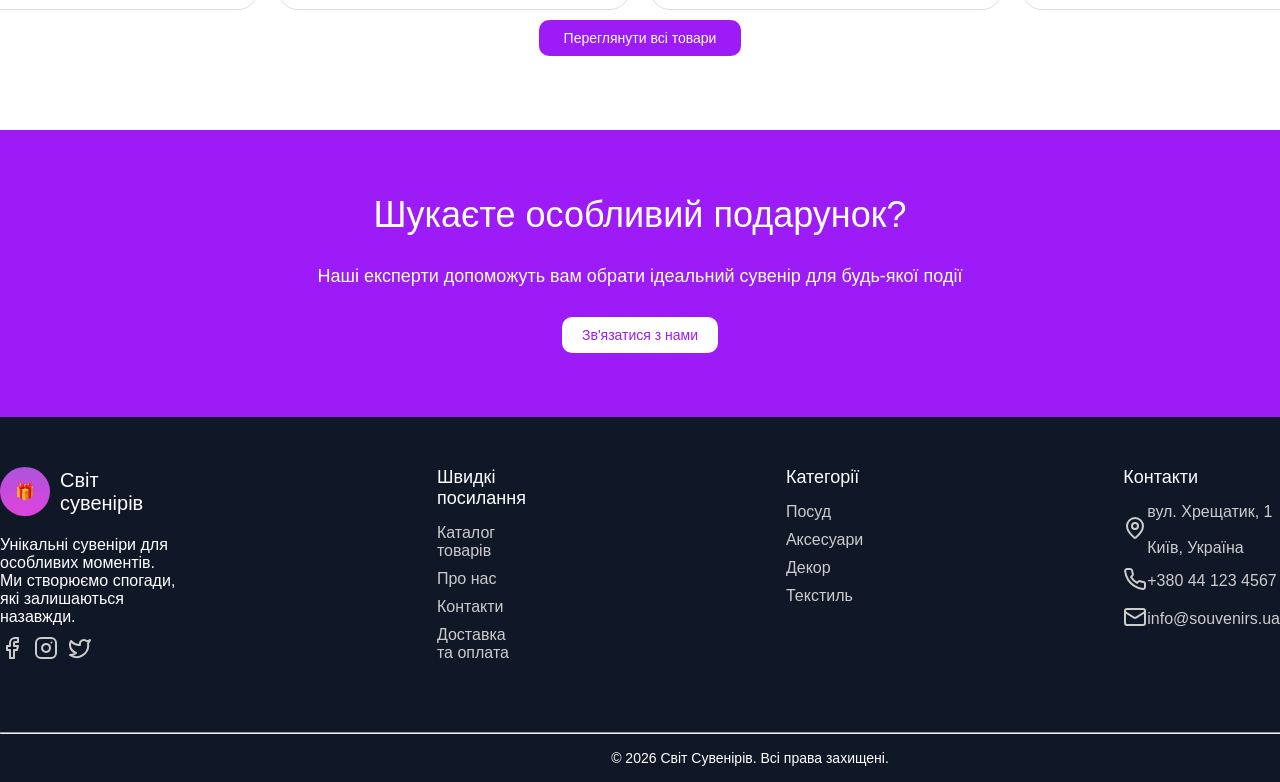
<file: WEB_less8/index.html>
<!DOCTYPE html>
<html lang="en">
<head>
    <meta charset="UTF-8">
    <link rel="stylesheet" type = "text/css" href="style/style.css">
    <title>Svit suveniriv</title>
</head>
<body>
<header>
    <div class="header-top wrapper">
        <div class="logo">
            <span class = "logo-img">🎁</span>
            <span class = "logo-text">Світ сувенірів</span>
        </div>
        <nav class = "nav">
            <ul>
                <li><a href = "#">Головна</a></li>
                <li><a href = "#">Каталог</a></li>
                <li><a href = "#">Про нас</a></li>
                <li><a href = "#">Контакти</a></li>
            </ul>
        </nav>
        <div class = "header-button">
            <button data-slot="button" class="items-center justify-center gap-2 whitespace-nowrap text-sm font-medium transition-all disabled:pointer-events-none disabled:opacity-50 [&amp;_svg]:pointer-events-none [&amp;_svg:not([class*='size-'])]:size-4 shrink-0 [&amp;_svg]:shrink-0 outline-none focus-visible:border-ring focus-visible:ring-ring/50 focus-visible:ring-[3px] aria-invalid:ring-destructive/20 dark:aria-invalid:ring-destructive/40 aria-invalid:border-destructive hover:bg-accent hover:text-accent-foreground dark:hover:bg-accent/50 size-9 rounded-md hidden md:flex"><svg xmlns="http://www.w3.org/2000/svg" width="24" height="24" viewBox="0 0 24 24" fill="none" stroke="currentColor" stroke-width="2" stroke-linecap="round" stroke-linejoin="round" class="lucide lucide-search h-5 w-5"><circle cx="11" cy="11" r="8"></circle><path d="m21 21-4.3-4.3"></path></svg></button>
            <button data-slot="button" class="inline-flex items-center justify-center gap-2 whitespace-nowrap text-sm font-medium transition-all disabled:pointer-events-none disabled:opacity-50 [&amp;_svg]:pointer-events-none [&amp;_svg:not([class*='size-'])]:size-4 shrink-0 [&amp;_svg]:shrink-0 outline-none focus-visible:border-ring focus-visible:ring-ring/50 focus-visible:ring-[3px] aria-invalid:ring-destructive/20 dark:aria-invalid:ring-destructive/40 aria-invalid:border-destructive hover:bg-accent hover:text-accent-foreground dark:hover:bg-accent/50 size-9 rounded-md relative"><svg xmlns="http://www.w3.org/2000/svg" width="24" height="24" viewBox="0 0 24 24" fill="none" stroke="currentColor" stroke-width="2" stroke-linecap="round" stroke-linejoin="round" class="lucide lucide-shopping-cart h-5 w-5"><circle cx="8" cy="21" r="1"></circle><circle cx="19" cy="21" r="1"></circle><path d="M2.05 2.05h2l2.66 12.42a2 2 0 0 0 2 1.58h9.78a2 2 0 0 0 1.95-1.57l1.65-7.43H5.12"></path></svg></button>

        </div>
    </div>
    <div class="header-bottom">
        <div class="header-bottom-text">
            <h1>Унікальні Сувеніри для Особливих Моментів</h1>
            <p>Відкрийте для себе широкий вибір оригінальних подарунків та сувенірів ручної роботи</p>
        </div>
        <div class="header-bottom-button">
            <button>Переглянути каталог</button>
            <button id = "btn-hover">Дізнатися більше</button>
        </div>
    </div>
</header>
<main>
    <section class = "preference">
        <article class = "preference-card">
            <span class = "preference-image"><svg xmlns="http://www.w3.org/2000/svg" width="24" height="24" viewBox="0 0 24 24" fill="none" stroke="currentColor" stroke-width="2" stroke-linecap="round" stroke-linejoin="round" class="lucide lucide-gift h-8 w-8 text-purple-600"><rect x="3" y="8" width="18" height="4" rx="1"></rect><path d="M12 8v13"></path><path d="M19 12v7a2 2 0 0 1-2 2H7a2 2 0 0 1-2-2v-7"></path><path d="M7.5 8a2.5 2.5 0 0 1 0-5A4.8 8 0 0 1 12 8a4.8 8 0 0 1 4.5-5 2.5 2.5 0 0 1 0 5"></path></svg></span>
            <h3>Унікальні товари</h3>
            <p>Ексклюзивні сувеніри ручної роботи</p>
        </article>
        <article class = "preference-card">
            <span class = "preference-image"><svg xmlns="http://www.w3.org/2000/svg" width="24" height="24" viewBox="0 0 24 24" fill="none" stroke="currentColor" stroke-width="2" stroke-linecap="round" stroke-linejoin="round" class="lucide lucide-truck h-8 w-8 text-purple-600"><path d="M14 18V6a2 2 0 0 0-2-2H4a2 2 0 0 0-2 2v11a1 1 0 0 0 1 1h2"></path><path d="M15 18H9"></path><path d="M19 18h2a1 1 0 0 0 1-1v-3.65a1 1 0 0 0-.22-.624l-3.48-4.35A1 1 0 0 0 17.52 8H14"></path><circle cx="17" cy="18" r="2"></circle><circle cx="7" cy="18" r="2"></circle></svg></span>
            <h3>Швидка доставка</h3>
            <p>Доставка по всій Україні за 1-3 дні</p>
        </article>
        <article class = "preference-card">
            <span class = "preference-image"><svg xmlns="http://www.w3.org/2000/svg" width="24" height="24" viewBox="0 0 24 24" fill="none" stroke="currentColor" stroke-width="2" stroke-linecap="round" stroke-linejoin="round" class="lucide lucide-credit-card h-8 w-8 text-purple-600"><rect width="20" height="14" x="2" y="5" rx="2"></rect><line x1="2" x2="22" y1="10" y2="10"></line></svg></span>
            <h3>Зручна оплата</h3>
            <p>Оплата при отриманні або онлайн</p>
        </article>
        <article class = "preference-card">
            <span class = "preference-image"><svg xmlns="http://www.w3.org/2000/svg" width="24" height="24" viewBox="0 0 24 24" fill="none" stroke="currentColor" stroke-width="2" stroke-linecap="round" stroke-linejoin="round" class="lucide lucide-headphones h-8 w-8 text-purple-600"><path d="M3 14h3a2 2 0 0 1 2 2v3a2 2 0 0 1-2 2H5a2 2 0 0 1-2-2v-7a9 9 0 0 1 18 0v7a2 2 0 0 1-2 2h-1a2 2 0 0 1-2-2v-3a2 2 0 0 1 2-2h3"></path></svg></span>
            <h3>Підтримка 24/7</h3>
            <p>Завжди готові допомогти вам</p>
        </article>
    </section>
    <section class = "products wrapper">
        <h2>Популярні товари</h2>
        <p>Найкращі пропозиції від наших майстрів</p>
        <div class = "cards">
            <article class = "products-cards">
                <div class = "product-item">
                    <img src="images/item1.jfif">
                    <div class="product-item-wrapper">
                        <span class = "type">Посуд</span>
                        <h3>Чашка з унікальним принтом</h3>
                        <p>Керамічна чашка з авторським дизайном</p>
                        <div class = "price">
                            <span class = "cost">299 ₴</span>
                            <span class = "avaible">В наявності</span>
                        </div>
                        <button>
                            <span>🛒</span>
                            <span>Додати в кошик</span>
                        </button>
                    </div>
                </div>
            </article>
            <article class = "products-cards">
                <div class = "product-item">
                    <img src="images/item.jfif">
                    <div class = "product-item-wrapper">
                        <span class = "type">Аксесуари</span>
                        <h3>Брелок ручної роботи</h3>
                        <p>Стильний брелок з натуральних матеріалів</p>
                        <div class = "price">
                            <span class = "cost">149 ₴</span>
                            <span class = "avaible">В наявності</span>
                        </div>
                        <button>
                            <span>🛒</span>
                            <span>Додати в кошик</span>
                        </button>
                    </div>
                </div>
            </article>
            <article class = "products-cards">
                <div class = "product-item">
                    <img src="images/item3.jfif">
                    <div class = "product-item-wrapper">
                        <span class = "type">Декор</span>
                        <h3>Магніт на холодильник</h3>
                        <p>Декоративний магніт з міськими пейзажами</p>
                        <div class = "price">
                            <span class = "cost">89 ₴</span>
                            <span class = "avaible">В наявності</span>
                        </div>
                        <button>
                            <span>🛒</span>
                            <span>Додати в кошик</span>
                        </button>
                    </div>
                </div>
            </article>
            <article class = "products-cards">
                <div class = "product-item">
                    <img src="images/item4.jfif">
                    <div class="product-item-wrapper">
                        <span class = "type">Текстиль</span>
                        <h3>Декоративна подушка</h3>
                        <p>М'яка подушка з оригінальною вишивкою</p>
                        <div class = "price">
                            <span class = "cost">449 ₴</span>
                            <span class = "avaible">В наявності</span>
                        </div>
                        <button>
                            <span>🛒</span>
                            <span>Додати в кошик</span>
                        </button>
                    </div>
                </div>
            </article>
        </div>
        <button class = "product-btn">Переглянути всі товари</button>
    </section>
    <section class = "send">
        <h2>Шукаєте особливий подарунок?</h2>
        <p>Наші експерти допоможуть вам обрати ідеальний сувенір для будь-якої події</p>
        <button>Зв'язатися з нами</button>
    </section>
</main>
<footer>
    <div class = "footer-top">
        <section class="column">
            <div class="logo">
                <span class = "logo-img">🎁</span>
                <span class = "logo-text">Світ сувенірів</span>
            </div>
            <p>Унікальні сувеніри для особливих моментів. Ми створюємо спогади, які залишаються назавжди.</p>
            <div class="footer-social">
                <ul>
                    <li><a href="#"><svg xmlns="http://www.w3.org/2000/svg" width="24" height="24" viewBox="0 0 24 24" fill="none" stroke="currentColor" stroke-width="2" stroke-linecap="round" stroke-linejoin="round" class="lucide lucide-facebook h-5 w-5"><path d="M18 2h-3a5 5 0 0 0-5 5v3H7v4h3v8h4v-8h3l1-4h-4V7a1 1 0 0 1 1-1h3z"></path></svg></a></li>
                    <li><a href="#"><svg xmlns="http://www.w3.org/2000/svg" width="24" height="24" viewBox="0 0 24 24" fill="none" stroke="currentColor" stroke-width="2" stroke-linecap="round" stroke-linejoin="round" class="lucide lucide-instagram h-5 w-5"><rect width="20" height="20" x="2" y="2" rx="5" ry="5"></rect><path d="M16 11.37A4 4 0 1 1 12.63 8 4 4 0 0 1 16 11.37z"></path><line x1="17.5" x2="17.51" y1="6.5" y2="6.5"></line></svg></a></li>
                    <li><a href="#"><svg xmlns="http://www.w3.org/2000/svg" width="24" height="24" viewBox="0 0 24 24" fill="none" stroke="currentColor" stroke-width="2" stroke-linecap="round" stroke-linejoin="round" class="lucide lucide-twitter h-5 w-5"><path d="M22 4s-.7 2.1-2 3.4c1.6 10-9.4 17.3-18 11.6 2.2.1 4.4-.6 6-2C3 15.5.5 9.6 3 5c2.2 2.6 5.6 4.1 9 4-.9-4.2 4-6.6 7-3.8 1.1 0 3-1.2 3-1.2z"></path></svg></a></li>
                </ul>
            </div>
        </section>
        <section class="column">
            <h3>Швидкі посилання</h3>
            <ul>
                <li><a href = "#">Каталог товарів</a></li>
                <li><a href = "#">Про нас</a></li>
                <li><a href = "#">Контакти</a></li>
                <li><a href = "#">Доставка та оплата</a></li>
            </ul>
        </section>
        <section class="column">
            <h3>Категорії</h3>
            <ul>
                <li><a href = "#">Посуд</a></li>
                <li><a href = "#">Аксесуари</a></li>
                <li><a href = "#">Декор</a></li>
                <li><a href = "#">Текстиль</a></li>
            </ul>
        </section>
        <section class="column">
            <h3>Контакти</h3>
            <ul>
                <li><a href = "#">
                    <span><svg xmlns="http://www.w3.org/2000/svg" width="24" height="24" viewBox="0 0 24 24" fill="none" stroke="currentColor" stroke-width="2" stroke-linecap="round" stroke-linejoin="round" class="lucide lucide-map-pin h-5 w-5 flex-shrink-0 mt-0.5"><path d="M20 10c0 4.993-5.539 10.193-7.399 11.799a1 1 0 0 1-1.202 0C9.539 20.193 4 14.993 4 10a8 8 0 0 1 16 0"></path><circle cx="12" cy="10" r="3"></circle></svg></span>
                    <span>вул. Хрещатик, 1 <br></br>Київ, Україна</span>
                </a></li>
                <li><a href = "tel:+380 44 123 4567">
                    <span><svg xmlns="http://www.w3.org/2000/svg" width="24" height="24" viewBox="0 0 24 24" fill="none" stroke="currentColor" stroke-width="2" stroke-linecap="round" stroke-linejoin="round" class="lucide lucide-phone h-5 w-5 flex-shrink-0"><path d="M22 16.92v3a2 2 0 0 1-2.18 2 19.79 19.79 0 0 1-8.63-3.07 19.5 19.5 0 0 1-6-6 19.79 19.79 0 0 1-3.07-8.67A2 2 0 0 1 4.11 2h3a2 2 0 0 1 2 1.72 12.84 12.84 0 0 0 .7 2.81 2 2 0 0 1-.45 2.11L8.09 9.91a16 16 0 0 0 6 6l1.27-1.27a2 2 0 0 1 2.11-.45 12.84 12.84 0 0 0 2.81.7A2 2 0 0 1 22 16.92z"></path></svg></span>
                    <span>+380 44 123 4567</span>
                </a></li>
                <li><a href = "mailto:info@souvenirs.ua">
                    <span><svg xmlns="http://www.w3.org/2000/svg" width="24" height="24" viewBox="0 0 24 24" fill="none" stroke="currentColor" stroke-width="2" stroke-linecap="round" stroke-linejoin="round" class="lucide lucide-mail h-5 w-5 flex-shrink-0"><rect width="20" height="16" x="2" y="4" rx="2"></rect><path d="m22 7-8.97 5.7a1.94 1.94 0 0 1-2.06 0L2 7"></path></svg></span>
                    <span>info@souvenirs.ua</span>
                </a></li>
            </ul>
        </section>
    </div>
    <div class = "footer-bottom wrapper">
        <hr>
        <p>&copy; 2026 Світ Сувенірів. Всі права захищені.</p>
    </div>
</footer>
</body>
</html>
</file>
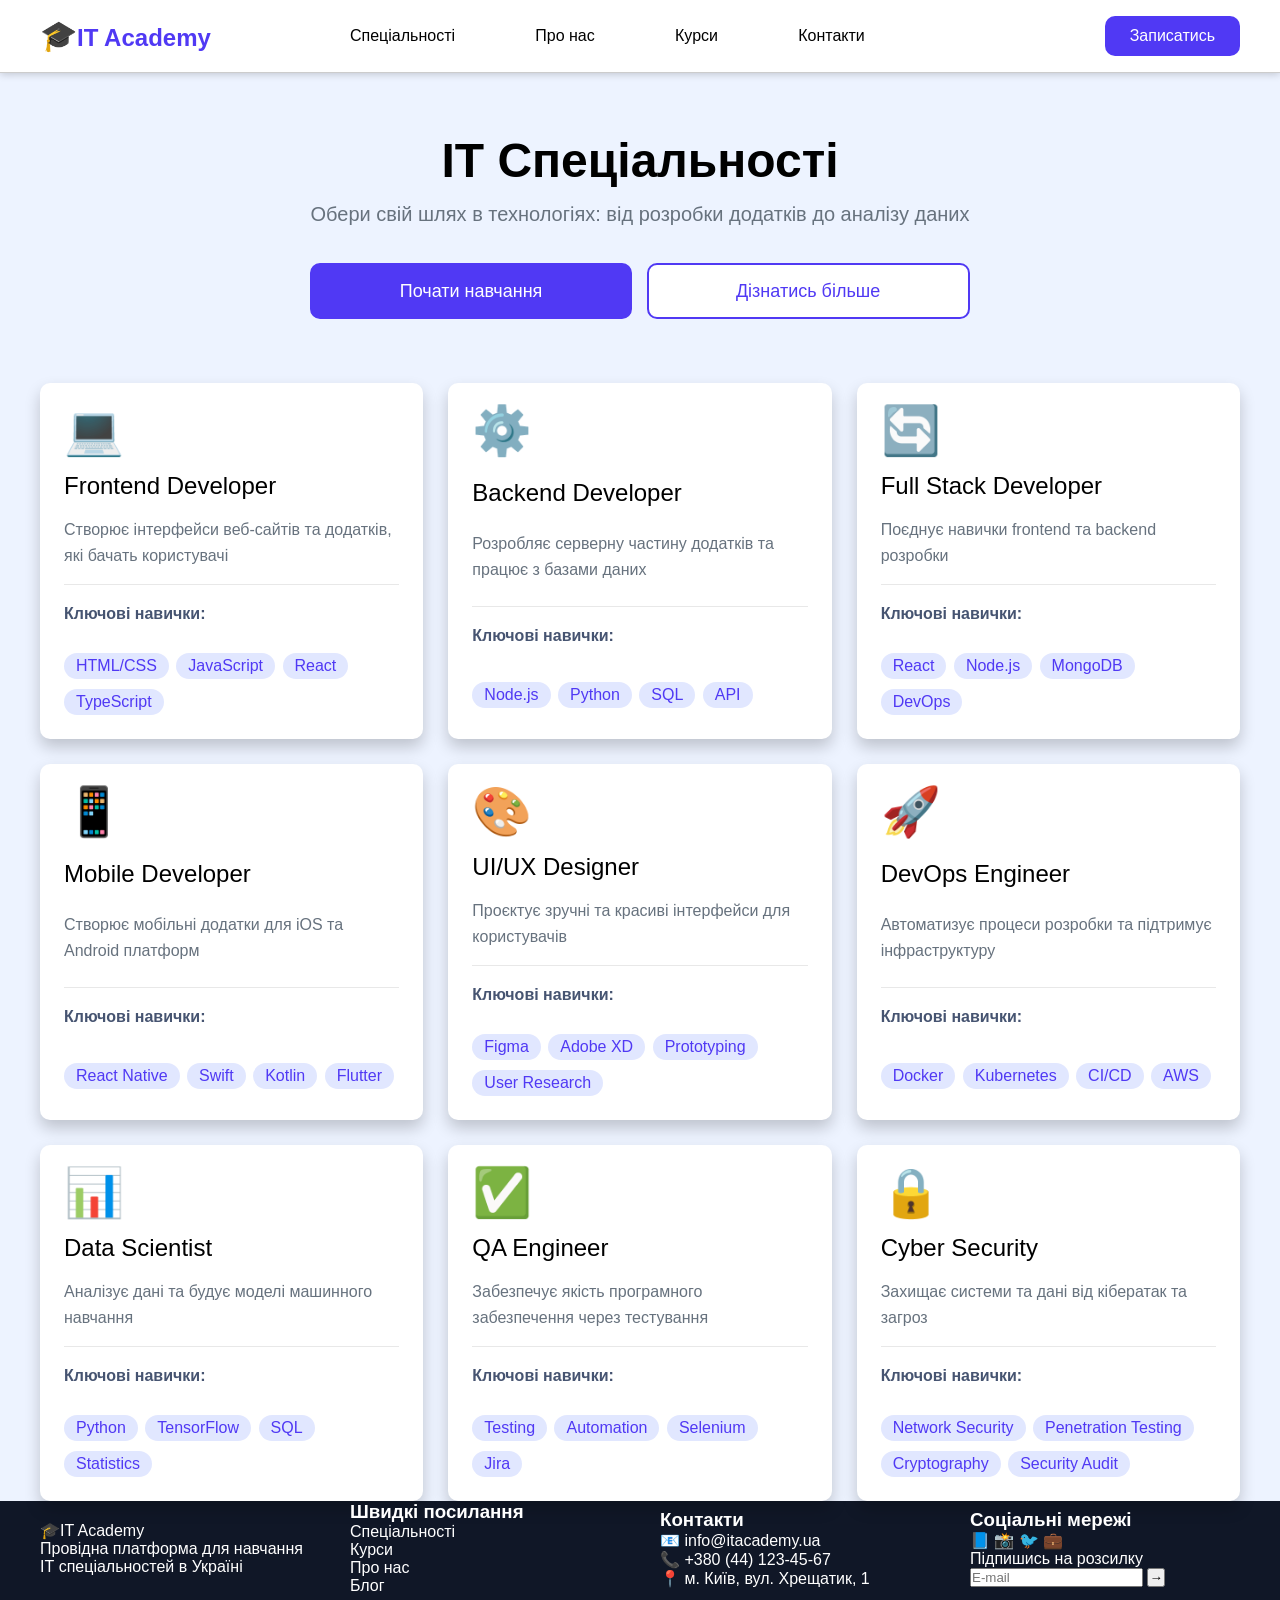
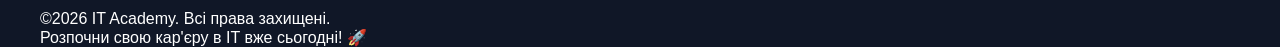
<file: WEB_less9/index.html>
<!DOCTYPE html>
<html lang="en">
<head>
    <link rel="stylesheet" type="text/css" href="style/style.css">
    <meta charset="UTF-8">
    <title>IT-спеціальності</title>
</head>
<body>
<header class="header">
    <div class="wrapper header-grid">
        <div class="logo"><span>🎓</span>IT Academy</div>
        <nav>
            <ul>
                <li><a href = "#">Спеціальності</a></li>
                <li><a href = "#">Про нас</a></li>
                <li><a href = "#">Курси</a></li>
                <li><a href = "#">Контакти</a></li>
            </ul>
        </nav>
        <button class = "header-btn">Записатись</button>
    </div>
</header>
<main>
    <section class = "hero">
        <div class="wrapper hero-grid">
            <h1>ІТ Спеціальності</h1>
            <p>Обери свій шлях в технологіях: від розробки додатків до аналізу даних</p>
            <div class="hero-btn">
                <button class = "btn btn-start">Почати навчання</button>
                <button class = "btn btn-more">Дізнатись більше</button>
            </div>
        </div>
    </section>
    <section class = "card-section">
        <div class = "wrapper">
            <div class = "cards-grid">
                <div class = "card">
                    <span class = "card-icon">💻</span>
                    <h2>Frontend Developer</h2>
                    <p>Створює інтерфейси веб-сайтів та додатків, які бачать користувачі</p>
                    <h3>Ключові навички:</h3>
                    <div class="tags">
                        <span>HTML/CSS</span>
                        <span>JavaScript</span>
                        <span>React</span>
                        <span>TypeScript</span>
                    </div>
                </div>
                    <div class = "card">
                        <span class = "card-icon">⚙️</span>
                        <h2>Backend Developer</h2>
                        <p>Розробляє серверну частину додатків та працює з базами даних</p>
                        <h3>Ключові навички:</h3>
                        <div class="tags">
                            <span>Node.js</span>
                            <span>Python</span>
                            <span>SQL</span>
                            <span>API</span>
                        </div>
                    </div>
                    <div class = "card">
                        <span class = "card-icon">🔄</span>
                        <h2>Full Stack Developer</h2>
                        <p>Поєднує навички frontend та backend розробки</p>
                        <h3>Ключові навички:</h3>
                        <div class="tags">
                            <span>React</span>
                            <span>Node.js</span>
                            <span>MongoDB</span>
                            <span>DevOps</span>
                        </div>
                    </div>
                    <div class = "card">
                        <span class = "card-icon">📱</span>
                        <h2>Mobile Developer</h2>
                        <p>Створює мобільні додатки для iOS та Android платформ</p>
                        <h3>Ключові навички:</h3>
                        <div class="tags">
                            <span>React Native</span>
                            <span>Swift</span>
                            <span>Kotlin</span>
                            <span>Flutter</span>
                        </div>
                    </div>
                    <div class = "card">
                        <span class = "card-icon">🎨</span>
                        <h2>UI/UX Designer</h2>
                        <p>Проєктує зручні та красиві інтерфейси для користувачів</p>
                        <h3>Ключові навички:</h3>
                        <div class="tags">
                            <span>Figma</span>
                            <span>Adobe XD</span>
                            <span>Prototyping</span>
                            <span>User Research</span>
                        </div>
                    </div>
                    <div class = "card">
                        <span class = "card-icon">🚀</span>
                        <h2>DevOps Engineer</h2>
                        <p>Автоматизує процеси розробки та підтримує інфраструктуру</p>
                        <h3>Ключові навички:</h3>
                        <div class="tags">
                            <span>Docker</span>
                            <span>Kubernetes</span>
                            <span>CI/CD</span>
                            <span>AWS</span>
                        </div>
                    </div>
                    <div class = "card">
                        <span class = "card-icon">📊</span>
                        <h2>Data Scientist</h2>
                        <p>Аналізує дані та будує моделі машинного навчання</p>
                        <h3>Ключові навички:</h3>
                        <div class="tags">
                            <span>Python</span>
                            <span>TensorFlow</span>
                            <span>SQL</span>
                            <span>Statistics</span>
                        </div>
                    </div>
                    <div class = "card">
                        <span class = "card-icon">✅</span>
                        <h2>QA Engineer</h2>
                        <p>Забезпечує якість програмного забезпечення через тестування</p>
                        <h3>Ключові навички:</h3>
                        <div class="tags">
                            <span>Testing</span>
                            <span>Automation</span>
                            <span>Selenium</span>
                            <span>Jira</span>
                        </div>
                    </div>
                    <div class = "card">
                        <span class = "card-icon">🔒</span>
                        <h2>Cyber Security</h2>
                        <p>Захищає системи та дані від кібератак та загроз</p>
                        <h3>Ключові навички:</h3>
                        <div class="tags">
                            <span>Network Security</span>
                            <span>Penetration Testing</span>
                            <span>Cryptography</span>
                            <span>Security Audit</span>
                        </div>
                    </div>
                </div>
            </div>
        </div>
    </section>
</main>
<footer class="footer">
    <div class="wrapper footer-container">
        <div class="footer-top">
            <div class = "footer-column">
                <div class="footer-logo"><span>🎓</span>IT Academy</div>
                <p class = "footer-discription">Провідна платформа для навчання ІТ спеціальностей в Україні</p>
            </div>
            <div class = "footer-column">
                <h3>Швидкі посилання</h3>
                <ul>
                    <li><a href = "#">Спеціальності</a></li>
                    <li><a href = "#">Курси</a></li>
                    <li><a href = "#">Про нас</a></li>
                    <li><a href = "#">Блог</a></li>
                </ul>
            </div>
            <div class = "footer-column">
                <h3>Контакти</h3>
                <p>📧 info@itacademy.ua</p>
                <p>📞 +380 (44) 123-45-67</p>
                <p>📍 м. Київ, вул. Хрещатик, 1</p>
            </div>
            <div class = "footer-column">
                <h3>Соціальні мережі</h3>
                <div class="social">
                    <a href = "#">📘</a>
                    <a href = "#">📸</a>
                    <a href = "#">🐦</a>
                    <a href = "#">💼</a>
                </div>
                <p class="subscribe-label">Підпишись на розсилку</p>
                <form class="subscribe-form">
                    <input type="email" placeholder="E-mail">
                    <button>→</button>
                </form>
            </div>
        </div>
        <div class="footer-bottom">
            <p>&copy;2026 IT Academy. Всі права захищені.</p>
            <p>Розпочни свою кар'єру в ІТ вже сьогодні! 🚀</p>
        </div>
    </div>
</footer>
</body>
</html>
</file>
<file: Practical-2-CSS/style/style.css>
body{
    background-color: #ffebf9;
    font-family: Open Sans, Helvetica, sans-serif;
    font-size: 16px;
    line-height: 40px;
    letter-spacing: 1px;
}
h3{
    font-family: Open Sans, Helvetica, sans-serif;
    font-weight: bold;
    color: #63465b;
    text-align: left;
}
a{
    text-decoration: none;
    color: purple;
}
ul{
    color: mediumslateblue;
}
</file>
<file: Web-Less7/style/style.css>
html{
    background-color: #C9A5AA;
}
*{
    box-sizing: border-box;
    margin: 0;
    padding: 0;
    list-style: none;
    text-decoration: none;

}
.wrapper{
    max-width: 800px;
    margin: 64px auto;
}
nav li{
    display: inline-block;
}
nav{
    background: #F4D3D3;
    width: 800px;
    border-radius: 7px;
    margin-bottom: 16px;
}
nav ul li{
    margin:0 10px;
}
ul{
    text-align: center;
    margin: 10px 0;
}
:visited{
    color: #0B257D;
}
section span{
    background: #E9E9E9;
    margin: 0;
}
section{
    background: #fff;
    padding: 30px 50px;
    border-radius: 16px;
}
section h2{
    margin-bottom: 8px;
}
section div{
    margin-bottom: 16px;
}
img{
    width: 640px !important;
    height: auto;
}
.img{
    background: #F4D3D3;
    width: 700px;
    height: 451px;
    padding-left: 30px;
    padding-right: 30px;
    padding-bottom: 46px;
    padding-top: 35px;
}
figcaption{
    text-align: center;
}
section div li:nth-child(1){
    background: #FCF5E9;
}
section div li:nth-child(even){
     background: #FCE9E9;
}
</file>
<file: WEB_less11/style/style.css>
:root {
    font-family: Verdana, Geneva, Tahoma, sans-serif;
    font-size: 12px;
    line-height: 1.5;
}
*::before, *::after {
    box-sizing: inherit;
}
*{
    margin: 0;
    padding: 0;
    list-style: none;
    text-decoration: none;
}
body{
    background: #C9A5AA;
}
.wrapper{
    margin: 12px;
}
nav{
    background: #F4D3D3;
    display: flex;
    flex-direction: column;
    border-radius: 8px;
    padding: 10px 0 5px 0;
    align-items: center;
}
.nav-menu{
    font-size: 14px;
    font-family: "Arial-Black", sans-serif;
    display: block;
}
.nav li{
    padding: 6px 0;
    text-align: center;
}
.nav li a{
    color: #006EBE;
}
.nav li:hover{
    background: #fff;
    width: 100%;
}
nav ul{
    width: 100%;
}
main{
    background: #fff;
    padding: 16px;
    border-radius: 8px 8px 0 0;
    margin-top: 16px;
}
.date{
    background: #E9E9E9;
    padding: 8px;
    display: flex;
    column-gap: 6px;
    border-radius: 8px;
}
.date > a{
    color: #006EBE;
}
h1{
    font-size: 24px;
}
.main{
    display: flex;
    flex-direction: column;
    row-gap: 16px;
    margin-top: 16px;
}
.info h2{
    font-size: 18px;
    margin-bottom: 8px;
}
figure{
    background: #F4D3D3;
    border-radius: 8px;
    text-align: center;
}
figure img{
    display: block;
    width: 100%;
}
figcaption{
    font-style: italic;
    line-height: 1.75;
    padding: 10px;
}
::link{
    color:#006EBE;
}
::link:hover{
    color:#5AAE;
}
::visited{
    color: #0B2570;
}
ol >li::before{
    content: counter(list-item) ".";
    display: inline-block;
}
</file>
<file: WEB_less13/style/style.css>
*{
    margin: 0;
    padding: 0;
    box-sizing: border-box;
    font-family: 'Segoe UI', Tahoma, Geneva, Verdana, sans-serif;
    list-style: none;
}
body{
    background: #0f172a;
    color: white;
}
a{
    text-decoration: none;
    color: inherit;
}
.wrapper{
    width: 1200px;
    max-width: 100%;
    margin: 0 auto;
}
.logo{
    color: #367be8;
}
header span{
    font-size: 20px;
    line-height: 28px;
    font-weight: 700;
}
header div{
    display: flex;
    justify-content: space-between;
    padding: 15px 0;
}
header{
    border-bottom: 1px solid #1f293d;
}
nav ul{
    display: grid;
    grid-auto-flow: column;
    gap: 5px;
    align-items: center;
}
header ul li{
    font-size: 16px;
    line-height: 24px;
    align-items: center;
}
nav ul:hover{
    color: #367be8;
}
h1{
    color: #51b9fe;
    font-size: 60px;
    line-height: 60px;
}
.head{
    display: flex;
    flex-direction: column;
    padding: 80px 0;
}
.elements{
    display: flex;
    justify-content: space-between;
}
.head span{
    color: #122341;
    font-size: 60px;
}
.head p{
    color: #88a4bf;
    font-size: 20px;
    line-height: 28px;
}

section h2{
    font-size: 30px;
    line-height: 36px;
    margin-bottom: 10px;
    border-bottom: 1px solid #1f293d;
}
.all-car{
    display: grid;
    grid-template-columns: repeat(3, 1fr);
    gap: 25px;
    margin-top: 32px;
    margin-bottom: 25px;
}
.card{
    background: #1d2a3d;
    border-radius: 10px;
    padding: 24px;
    border: 1px solid #313f53;
    display: grid;
    grid-template-rows: repeat(5, auto);
    row-gap: 15px;
}
.card:hover{
    border: 1px solid #89b9ff;
}
.tags span{
    display: inline-grid;
    align-items: center;
    padding: 4px 12px;
    background: #26354a;
    border: 1px solid #46556a;
    color: #89b9ff;
    border-radius: 10px;
    margin: 10px 3px 0 0;
}
.popular1{
    display: grid;
    align-items: center;
    padding: 4px 12px;
    background: red;
    color: #fff;
    border-radius: 20px;
    margin: 10px 3px 0 0;
}
.popular2{
    display: inline-grid;
    align-items: center;
    padding: 4px 12px;
    background: #00c950;
    color: #fff;
    border-radius: 20px;
    margin: 10px 3px 0 0;
}
.popular3{
    display: inline-grid;
    align-items: center;
    padding: 4px 12px;
    background: #2b7efe;
    color: #fff;
    border-radius: 20px;
    margin: 10px 3px 0 0;
}
.reasons h2 {
    font-size: 30px;
    line-height: 36px;
}
.all-res{
    display: grid;
    grid-template-columns: repeat(3, 1fr);
    gap: 25px;
    margin-top: 32px;
    margin-bottom: 25px;
}
.card-res{
    background: #1d2a3d;
    border-radius: 10px;
    padding: 24px;
    border: 1px solid #313f53;
    display: grid;
    grid-template-rows: repeat(3, auto);
    row-gap: 15px;
}
.card-res span{
    font-size: 24px;
    padding: 10px;
    background: #1d3259;
    border-radius: 10px;
}
.all-roadmap{
    display: grid;
    grid-template-rows: repeat(3, 1fr);
    gap: 25px;
    margin-top: 32px;
    margin-bottom: 25px;
}
.card-roadmap{
    background: #1d2a3d;
    border-radius: 10px;
    padding: 24px;
    border: 1px solid #313f53;
    display: grid;
    grid-template-rows: repeat(3, auto);
    row-gap: 15px;
}
</file>
<file: WEB_less14/style/style.css>
*{
    box-sizing: border-box;
    margin: 0;
    padding: 0;
    list-style: none;
    text-decoration: none;
}
html{
    font-family: Inter, sans-serif;
}
body{
    background: #0f172a;
    color: #fff;
}
.wrapper{
    width: 100%;
    max-width: 1200px;
    margin: 0 auto;
}
header{
    position: fixed;
    top: 0;
    left: 0;
    z-index: 1000;
    background: rgb(15, 23, 42, 0.9);
    border-bottom: 1px solid #1f293d;
    padding: 38px 0;
    width: 100%;
}
.header-content{
    display: flex;
    justify-content: space-between;
    align-items: center;
}
.logo{
    font-size: 1.3rem;
    font-weight: 700;
}
.logo span{
    color: #2e7ef8;
}
.menu{
    display: flex;
    align-items: center;
    gap: 10px;
    color: #aebbcc;
    font-size: 1rem;
}
.menu-icon{
    font-size: 1.5rem;
}
.hero-section{
    padding: 150px 0;
}
.hero-content{
    position: relative;
}
.hero-content h1{
    color: #52b7fd;
    font-size: 3.75rem;
    line-height: 1;
    margin-bottom: 20px;
}
.hero-content p{
    color: #92a2b3;
    font-size: 1.2rem;
    line-height: 1.4;
    max-width: 650px;
}
.code-icon{
    position: absolute;
    top: 40px;
    right: 40px;
    font-size: 5rem;
    font-weight: 700;
    color: #122341;
}
.career-section, .benefits-section, .roadmap-section{
    padding: 50px 0;
}
.section-title{
    position: sticky;
    top: 60px;
    z-index: 20;
    font-size: 2rem;
    line-height: 1.2;
    padding: 25px 0 15px 0;
    border-bottom: 1px solid #122341;
    margin-bottom: 30px;
}
.career-card{
    position: relative;
    overflow: hidden;
    min-height: 240px;
    padding: 22px 25px;
    background: #1a2b3d;
    border: 1px solid #55bbfc;
    border-radius: 10px;
    display: flex;
    flex-wrap: wrap;
    transition: transform 0.3s ease, border-color 0.3s, box-shadow 0.3s ease;
    flex-direction: column;
}
.career-card:before{
    content: "";
    position: absolute;
    inset: 0;
    background: radial-gradient(circle at top right, rgba(47, 129, 247, 0.23), transparent 60%);
    opacity: 0;
    transition: opacity 0.3s ease;
}
.career-card:hover{
    transform: translateY(-5px);
    border-color: #1f293d;
    box-shadow: 0 10px 35px rgba(47, 129, 247, 0.25);
}
.career-card > *{
    position: relative;
    z-index: 2;
}
.bage{
    display: inline-block;
    color: #fff;
    font-size: 0.75rem;
    font-weight: 700;
    padding: 5px 15px;
    border-radius: 10px;
    margin: 15px;
}
.bagered{
    background: red;
}
.bagegreen{
    background: green;
}
.bageblue{
    background: blue;
}
.career-card h3{
    font-size: 1.5rem;
    line-height: 1.3;
    mardin-bottom: 10px;
}
.career-card p{
    color: #92a2b3;
    font-size: 1rem;
    line-height: 1.5;
    width: 100%;
}
.tags{
    display: flex;
    flex-wrap: wrap;
    gap: 10px;
    margin-top: 10px;
}
.tags span{
    white-space: nowrap;
    padding: 5px 10px;
    font-size: 0.9rem;
    border: 1px solid #1a2b3d;
    border-radius: 8px;
    color: #4b77d0;
    display: flex;
    align-items: center;
    justify-content: center;
}
</file>
<file: Web_less3/style/style.css>
table, td{
    border: 1px solid black;
    border-collapse: collapse;
}
table{
    background-color: yellow;
    border-top: 3px solid black;
    border-bottom: 3px solid black;
    border-left: 2px dashed black;
    border-right: 2px dashed black;
}
td{
    padding: 10px 25px;
}
</file>
<file: Web_less4/style/style.css>
*{
    box-sizing: border-box;
    margin: 0;
    padding: 0;
    list-style: none;
    text-decoration: none;
    font-family: 'Montserrat', sans-serif;

}
.logo, nav, .header-button, li{
    display: inline-block;
}
.wrapper{
    max-width: 1200px;
    margin: 0 auto;
}
header{
    padding: 25px 0;
    background: #fff;
}
.logo-img{
    padding: 25px;
    background: linear-gradient(#bf49ec, #e740b2);
    border-radius: 50%;
}
.logo-text{
    color: #535353;
    font-size: 20px;
    font-weight: 400;
}
nav{
    margin:0 20%;
}
nav ul li{
    margin:0 10px;
}
nav ul li a{
    font-size: 14px;
    color: #535353;
}
.header-button{
    border: none;
    background: inherit;
    padding: 10px;
    cursor: pointer;
}
main{
    width: 100%;
    padding: 150px 0;
    text-align: center;
    background: linear-gradient(135deg, #9b17f8, #ff8620);
    color: #fff;
}
.main-top h1{
    font-size: 60px;
    line-height: 0.8;
    margin-bottom: 40px;
}
.main-top p{
    font-size: 16px;
    font-weight: 500;
    margin-bottom: 40px;
}
.main-bottom button{
    border: none;
    background: #fff;
    color: purple;
    width: 200px;
    padding: 10px 15px;
    cursor: pointer;
    border-radius: 7px;

}
</file>
<file: WEB_less8/style/style.css>
*{
    margin: 0;
    padding: 0;
    box-sizing: border-box;
    text-decoration: none;
    list-style: none;
    font-family: 'Segoe UI', Tahoma, Geneva, Verdana, sans-serif;
}
.wrapper{
    max-width: 1500px;
    margin: 0 auto;
}
.header-top{
    display: flex;
    justify-content: space-between;
    padding: 20px 0;
    color: #464646;
    align-items: center;
}
.logo{
    display: flex;
    column-gap: 10px;
    align-items: center;
}
.logo-img{
    background: linear-gradient(rgb(173, 84, 220), rgb(224, 67, 220));
    padding: 15px;
    border-radius: 50%;
}
.logo-text{
    font-size: 20px;
    font-weight: 500;
}
.nav ul{
    display: flex;
    column-gap: 20px;
}
nav ul li a{
    color: #464646;
    font-weight: 500;
    font-size: 14px;
}
nav ul li a:hover{
    color: #9d1bf6;
}
.header-button{
    display: flex;
    column-gap: 15px;
}
.header-button button{
    border: none;
    background: transparent;
    font-size: 14px;
    padding: 10px;
}
.header-button button:hover{
    color: #f1f1f1;
    border-radius: 5px;
}
.header-bottom{
    padding: 130px;
    display: flex;
    flex-direction: column;
    align-items: center;
    text-align: center;
    background: linear-gradient(165deg, #9d1bf6, #f3349c, #ff8718);
    color: white;
}
.header-bottom-text{
    margin: 0 240px;
    width: 768px;
}
.header-bottom-text h1{
    font-size: 60px;
    font-weight: 500;
    margin-bottom: 24px;
    line-height: 60px;
}
.header-bottom-text p{
    font-size: 20px;
    margin-bottom: 32px;
}
.header-bottom-button{
    display: flex;
    column-gap: 10px;
}
.header-bottom-button button{
    border: none;
    padding: 10px 20px;
    font-size: 14px;
    color: #9d1bf6;
    font-weight: 500;
    border-radius: 10px;
}
#btn-hover{
    color: transparent;
}
#btn-hover:hover{
    color: black;
    outline: 1px solid white;
    background-color: transparent;
}
.preference{
    display: flex;
    justify-content: center;
    padding: 64px 0;
    column-gap: 20px;
    text-align: center;
}
.preference-card{
    width: 288px;
    display: flex;
    flex-direction: column;
    align-items: center;
}
.preference-card span{
    background: #f4e8ff;
    display: flex;
    justify-content: center;
    align-items: center;
    border-radius: 50%;
    width: 64px;
    height: 64px;
}
.preference-card svg{
    color: #9d1bf6;
}
.preference-card h3{
    margin: 16px 0;
    font-size: 18px;
    font-weight: 500;
}
.preference-card p{
    font-size: 14px;
    color: #464646;
    font-weight: 400;
}
.products{
    padding: 64px 0;
    display: flex;
    align-items: center;
    flex-direction: column;
}
.cards{
    display: flex;
    flex-direction: row;
    column-gap: 20px;
}
.products h2{
    font-size: 32px;
    font-weight: 500;
    margin-bottom: 16px;
}
.products p{
    font-size: 16px;
    color: #464646;
    font-weight: 400;
    margin-bottom: 16px;

}
.products-cards{
    display: flex;
    column-gap: 20px;
}
.product-item{
    border: 1px solid #dedede;
    border-radius: 20px;
}
.product-item img{
    width: 350px;
    height: 350px;
    object-fit: cover;
    border-radius: 10px 10px 0 0;
}
.product-item-wrapper{
    display: flex;
    flex-direction: column;
    display: flex;
    padding: 16px;
    row-gap: 10px;
    margin-top: 20px;
}
.type{
    font-size: 12px;
    color: #9d1bf6;
    text-transform: uppercase;
}
.product-item-wrapper h3{
    font-size: 18px;
    font-weight: 500;
}
.product-item-wrapper p{
    font-size: 14px;
    color: #464646;
    font-weight: 400;
}
.price{
    display: flex;
    justify-content: space-between;
    align-items: center;
}
.cost{
    font-size: 20px;
    color: #9d1bf6;
}
.avaible{
    font-size: 12px;
    color: green;
}
.product-item-wrapper button, .product-btn{
    border: none;
    background: #9d1bf6;
    color: white;
    font-size: 14px;
    padding: 8px 0;
    border-radius: 10px;
    margin-bottom: 10px;
    margin-top: 10px;
    cursor: pointer;
}
.product-item:hover{
    box-shadow: 0 5px 5px #464646;
}
.product-btn{
    padding: 10px 25px;
}
.product-btn:hover{
    background: #5d009f;
}
.send{
    display: flex;
    flex-direction: column;
    align-items: center;
    padding: 64px 0;
    background: #9d1bf6;
    color: white;
    row-gap: 30px;
}
.send h2{
    font-size: 36px;
    font-weight: 500;
}
.send p{
    font-size: 18px;
    font-weight: 400;
}
.send button{
    border: none;
    background: white;
    color: #9d1bf6;
    font-size: 14px;
    padding: 10px 20px;
    font-weight: 500;
    border-radius: 10px;
}
footer{
    display: flex;
    flex-direction: column;
    background: #101727;
    color: white;
}
.footer-top{
    display: flex;
    justify-content: center;
    margin: 0 auto;
    column-gap: 260px;
}
.column{
    max-width: 300px;
}
.column h3{
    font-size: 18px;
    font-weight: 500;
    margin-top: 50px;
    margin-bottom: 15px;
}
.footer-top .logo{
    margin-top: 50px;
    margin-bottom: 20px;
}
.column ul li{
    margin-bottom: 10px;
}
.column ul li a{
    display: flex;
    align-items: center;
    color: #cdcccc;
}
.footer-social ul{
    display: flex;
    column-gap: 10px;
    margin-top: 10px;
}
.footer-bottom{
    margin-top: 60px;
}
.footer-bottom p{
    font-size: 14px;
    color: #fff;
    font-weight: 400;
    margin: 16px 0;
    text-align: center;
}
.footer-bottom hr{
    width: 1500px;
}
</file>
<file: WEB_less9/style/style.css>
*{
    margin: 0;
    padding: 0;
    box-sizing: border-box;
    font-family: 'Segoe UI', Tahoma, Geneva, Verdana, sans-serif;
    list-style: none;
}
body{
    background: #edf3ff;
    color: #000;
}
a{
    text-decoration: none;
    color: inherit;
}
.wrapper{
    width: 1200px;
    max-width: 100%;
    margin: 0 auto;
}
header{
    background: #fff;
    border-bottom: 1px solid #cccccc;
    box-shadow: 0 1px 8px 0 rgba(0,0,0,0.2);
    padding: 16px 24px;
}
.header-grid{
    display: grid;
    grid-template-columns: 1fr 2fr 1fr;
    align-items: center;
    column-gap: 20px;
}
.logo span{
    font-size: 30px;
    line-height: 36px;
}
.logo{
    font-size: 24px;
    line-height: 32px;
    color: #5039f4;
    font-weight: 700;
}
nav ul{
    display: grid;
    grid-auto-flow: column;
    gap: 15px;
    align-items: center;
}
nav ul li a{
    font-size: 16px;
    line-height: 24px;
}
nav ul li a:hover{
    color: #5039f4;
}
.header-btn{
    justify-self: end;
    padding: 8px 25px;
    border: none;
    border-radius: 10px;
    background: #5039f4;
    color: #fff;
    cursor: pointer;
    font-size: 16px;
    line-height: 24px;
    font-weight: 500;
}
.header-btn:hover{
    background: #4834d8;
}
.hero{
    padding: 64px 0;
    text-align: center;
}
.hero-grid{
    display: grid;
    justify-content: center;
    row-gap: 15px;
}
.hero-grid h1{
    font-size: 48px;
    line-height: 48px;
}
.hero-grid p{
    font-size: 20px;
    line-height: 28px;
    color: #67727e;
}
.hero-btn{
    margin-top: 20px;
    display: grid;
    grid-auto-flow: column;
    gap: 15px;
}
.btn{
    display: grid;
    place-items: center;
    padding: 12px 32px;
    font-size: 18px;
    line-height: 28px;
    border-radius: 10px;
    border: 2px solid #5039f4;
    cursor: pointer;
}
.btn-start{
    background: #5039f4;
    color: #fff;
    font-weight: 500;
}
.btn-start:hover{
    background: #4834d8;
}
.btn-more{
    background: #fff;
    color: #5039f4;
    font-weight: 500;
}
.btn-more:hover{
    background: transparent;
}
.cards-grid{
    display: grid;
    grid-template-columns: repeat(3, 1fr);
    gap: 25px;
}
.card{
    background: #fff;
    border-radius: 10px;
    padding: 24px;
    box-shadow: 0 8px 16px 0 rgba(0,0,0,0.2);
    display: grid;
    grid-template-rows: repeat(5, auto);
    row-gap: 15px;
}
.card-icon{
    font-size: 48px;
    line-height: 48px;
}
.card h2{
    font-size: 24px;
    line-height: 32px;
    font-weight: 500;
}
.card p{
    font-size: 16px;
    line-height: 26px;
    color: #67727e;
    padding-bottom: 15px;
    border-bottom: 1px solid rgba(185,185,185,0.33);
}
.card h3{
    font-size: 16px;
    line-height: 28px;
    color: #465471;
}
.tags{

}
.tags span{
    display: inline-grid;
    align-items: center;
    padding: 4px 12px;
    background: #e1e7ff;
    color: #5039f4;
    border-radius: 20px;
    margin: 10px 3px 0 0;
}
.footer{
    background: #101727;
    color: #fff;
}
.footer-container{
    display: grid;
    row-gap: 15px;
}
.footer-top{
    display: grid;
    grid-template-columns: 1fr 1fr 1fr 1fr;
    column-gap: 40px;
    align-items: center;
}
</file>
